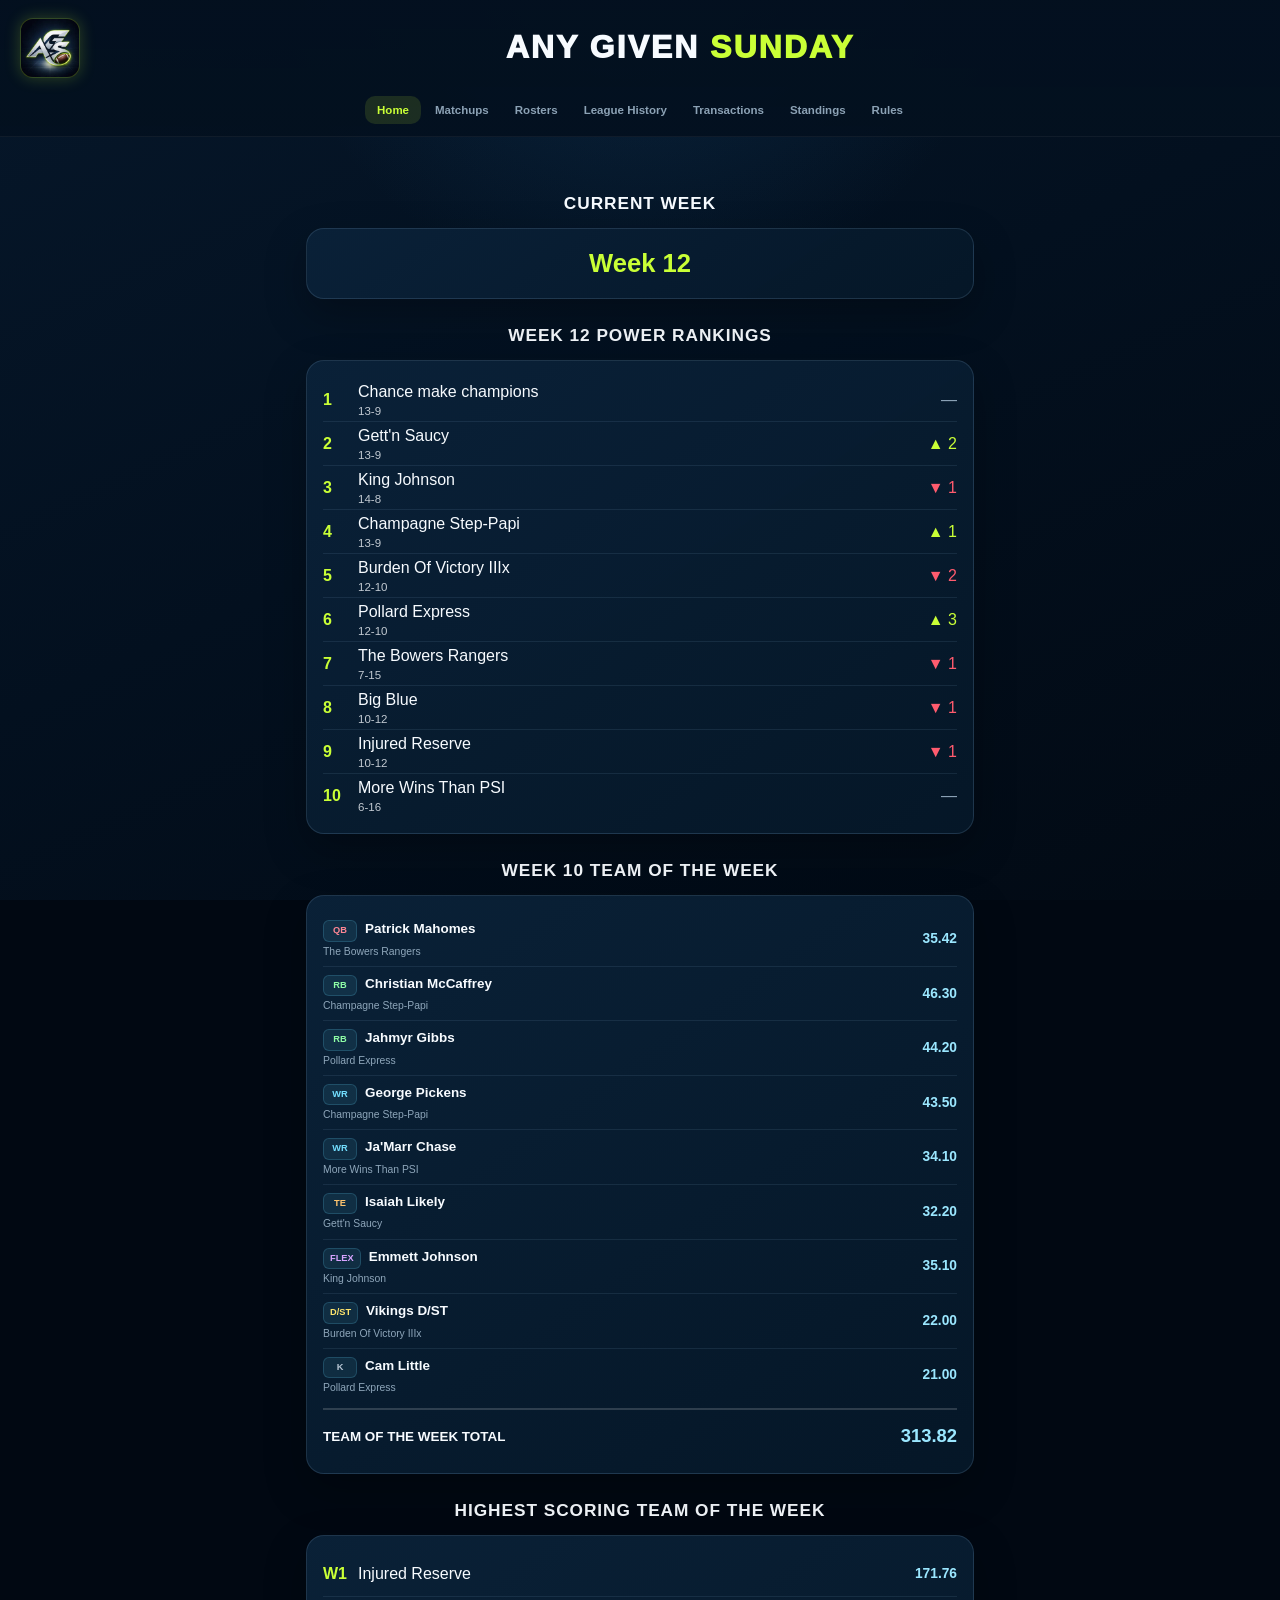
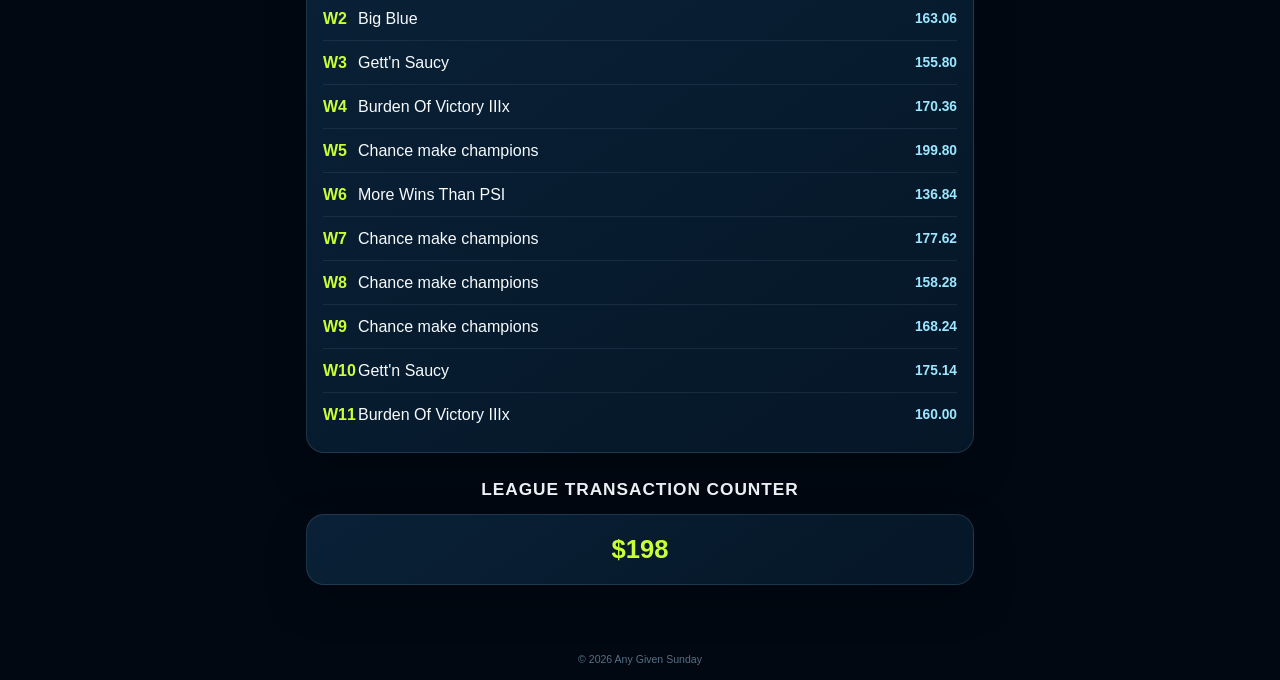
<file: index.html>
<!DOCTYPE html>

<html lang="en">
<head>
<meta charset="utf-8"/>
<meta content="width=device-width, initial-scale=1, viewport-fit=cover" name="viewport"/>
<title>Home | Any Given Sunday</title>
<link href="styles.css?v=20260911-3" rel="stylesheet"/>
<link href="favicon.png" rel="icon" type="image/png"/>
<link href="apple-touch-icon.png" rel="apple-touch-icon"/>
<link href="manifest.json" rel="manifest"/>
<meta content="yes" name="apple-mobile-web-app-capable"/>
<meta content="Any Given Sunday" name="apple-mobile-web-app-title"/>
<meta content="#03101f" name="theme-color"/>
</head>
<body data-page="home">
<header class="site-header"><div class="header-inner"><div class="site-title">Any Given <span>Sunday</span></div><button aria-label="Open menu" class="nav-toggle"><span class="bar"></span><span class="bar"></span><span class="bar"></span></button></div><nav class="main-nav"><a data-page="home" href="index.html">Home</a><a data-page="matchups" href="matchups.html">Matchups</a><a data-page="rosters" href="rosters.html">Rosters</a><a data-page="history" href="history.html">League History</a><a data-page="transactions" href="transactions.html">Transactions</a><a data-page="standings" href="standings.html">Standings</a><a data-page="rules" href="rules.html">Rules</a></nav></header>
<main class="page-content">
<h2 class="section-title">Current Week</h2><a href="matchups.html?week=11" id="current-week-link" style="display:block;text-decoration:none;color:inherit;"><div class="card" style="text-align:center;cursor:pointer;"><div class="stat-number" id="current-week" style="font-size:1.6rem;">Week 12</div></div></a>
<h2 class="section-title" id="power-rankings-heading">Week 12 Power Rankings</h2>
<div class="card" id="power-rankings">
<div class="card-row standing-row" data-team-id="14"><span class="standing-rank">1</span><span class="standing-info"><span class="power-team-name">Chance make champions</span><small class="power-team-record" style="display:block;font-size:.72rem;opacity:.78;line-height:1.4;">13-9</small></span><span class="arrow-none">—</span></div><div class="card-row standing-row" data-team-id="7"><span class="standing-rank">2</span><span class="standing-info"><span class="power-team-name">Gett'n Saucy</span><small class="power-team-record" style="display:block;font-size:.72rem;opacity:.78;line-height:1.4;">13-9</small></span><span class="arrow-up">▲ 2</span></div><div class="card-row standing-row" data-team-id="8"><span class="standing-rank">3</span><span class="standing-info"><span class="power-team-name">King Johnson</span><small class="power-team-record" style="display:block;font-size:.72rem;opacity:.78;line-height:1.4;">14-8</small></span><span class="arrow-down">▼ 1</span></div><div class="card-row standing-row" data-team-id="4"><span class="standing-rank">4</span><span class="standing-info"><span class="power-team-name">Champagne Step-Papi</span><small class="power-team-record" style="display:block;font-size:.72rem;opacity:.78;line-height:1.4;">13-9</small></span><span class="arrow-up">▲ 1</span></div><div class="card-row standing-row" data-team-id="3"><span class="standing-rank">5</span><span class="standing-info"><span class="power-team-name">Burden Of Victory IIIx</span><small class="power-team-record" style="display:block;font-size:.72rem;opacity:.78;line-height:1.4;">12-10</small></span><span class="arrow-down">▼ 2</span></div><div class="card-row standing-row" data-team-id="13"><span class="standing-rank">6</span><span class="standing-info"><span class="power-team-name">Pollard Express</span><small class="power-team-record" style="display:block;font-size:.72rem;opacity:.78;line-height:1.4;">12-10</small></span><span class="arrow-up">▲ 3</span></div><div class="card-row standing-row" data-team-id="5"><span class="standing-rank">7</span><span class="standing-info"><span class="power-team-name">The Bowers Rangers</span><small class="power-team-record" style="display:block;font-size:.72rem;opacity:.78;line-height:1.4;">7-15</small></span><span class="arrow-down">▼ 1</span></div><div class="card-row standing-row" data-team-id="1"><span class="standing-rank">8</span><span class="standing-info"><span class="power-team-name">Big Blue</span><small class="power-team-record" style="display:block;font-size:.72rem;opacity:.78;line-height:1.4;">10-12</small></span><span class="arrow-down">▼ 1</span></div><div class="card-row standing-row" data-team-id="12"><span class="standing-rank">9</span><span class="standing-info"><span class="power-team-name">Injured Reserve</span><small class="power-team-record" style="display:block;font-size:.72rem;opacity:.78;line-height:1.4;">10-12</small></span><span class="arrow-down">▼ 1</span></div><div class="card-row standing-row" data-team-id="11"><span class="standing-rank">10</span><span class="standing-info"><span class="power-team-name">More Wins Than PSI</span><small class="power-team-record" style="display:block;font-size:.72rem;opacity:.78;line-height:1.4;">6-16</small></span><span class="arrow-none">—</span></div></div>
<h2 class="section-title">Week 10 Team of the Week</h2>
<div class="card" id="team-of-the-week">
<div class="player-row"><div class="player-info"><span class="team-name"><span class="player-position pos-qb">QB</span>Patrick Mahomes</span><span class="player-meta">The Bowers Rangers</span></div><span class="player-points">35.42</span></div>
<div class="player-row"><div class="player-info"><span class="team-name"><span class="player-position pos-rb">RB</span>Christian McCaffrey</span><span class="player-meta">Champagne Step-Papi</span></div><span class="player-points">46.30</span></div>
<div class="player-row"><div class="player-info"><span class="team-name"><span class="player-position pos-rb">RB</span>Jahmyr Gibbs</span><span class="player-meta">Pollard Express</span></div><span class="player-points">44.20</span></div>
<div class="player-row"><div class="player-info"><span class="team-name"><span class="player-position pos-wr">WR</span>George Pickens</span><span class="player-meta">Champagne Step-Papi</span></div><span class="player-points">43.50</span></div>
<div class="player-row"><div class="player-info"><span class="team-name"><span class="player-position pos-wr">WR</span>Ja'Marr Chase</span><span class="player-meta">More Wins Than PSI</span></div><span class="player-points">34.10</span></div>
<div class="player-row"><div class="player-info"><span class="team-name"><span class="player-position pos-te">TE</span>Isaiah Likely</span><span class="player-meta">Gett'n Saucy</span></div><span class="player-points">32.20</span></div>
<div class="player-row"><div class="player-info"><span class="team-name"><span class="player-position pos-flex">FLEX</span>Emmett Johnson</span><span class="player-meta">King Johnson</span></div><span class="player-points">35.10</span></div>
<div class="player-row"><div class="player-info"><span class="team-name"><span class="player-position pos-dst">D/ST</span>Vikings D/ST</span><span class="player-meta">Burden Of Victory IIIx</span></div><span class="player-points">22.00</span></div>
<div class="player-row"><div class="player-info"><span class="team-name"><span class="player-position pos-k">K</span>Cam Little</span><span class="player-meta">Pollard Express</span></div><span class="player-points">21.00</span></div>
<div class="player-row" style="border-top:2px solid rgba(255,255,255,.16);margin-top:.35rem;padding-top:.85rem;"><div class="player-info"><span class="team-name" style="font-weight:900;">TEAM OF THE WEEK TOTAL</span></div><span class="player-points" style="font-size:1.15rem;font-weight:900;">313.82</span></div>
</div>
<h2 class="section-title">Highest Scoring Team of the Week</h2>
<div class="card" id="highest-scoring-team-tracker"><div class="card-row standing-row"><span class="standing-rank">W1</span><span class="standing-info">Injured Reserve</span><span class="player-points">171.76</span></div><div class="card-row standing-row"><span class="standing-rank">W2</span><span class="standing-info">Big Blue</span><span class="player-points">163.06</span></div><div class="card-row standing-row"><span class="standing-rank">W3</span><span class="standing-info">Gett'n Saucy</span><span class="player-points">155.80</span></div><div class="card-row standing-row"><span class="standing-rank">W4</span><span class="standing-info">Burden Of Victory IIIx</span><span class="player-points">170.36</span></div><div class="card-row standing-row"><span class="standing-rank">W5</span><span class="standing-info">Chance make champions</span><span class="player-points">199.80</span></div></div>
<script>
(async function(){
  try{
    var r=await fetch('data/highest-scoring-teams.json?ts='+Date.now(),{cache:'no-store'});
    if(!r.ok)return;
    var d=await r.json(), card=document.getElementById('highest-scoring-team-tracker');
    if(!card||!Array.isArray(d.weeks))return;
    card.innerHTML='';
    d.weeks.forEach(function(x){
      var row=document.createElement('div'); row.className='card-row standing-row';
      row.innerHTML='<span class="standing-rank">W'+Number(x.week)+'</span><span class="standing-info"></span><span class="player-points">'+Number(x.score).toFixed(2)+'</span>';
      row.querySelector('.standing-info').textContent=x.teamName;
      card.appendChild(row);
    });
  }catch(e){}
})();
</script>
<h2 class="section-title">League Transaction Counter</h2><div class="card" id="league-transaction-card" style="text-align:center;"><div class="stat-number" id="league-transaction-total" style="font-size:1.6rem;">$198</div></div>
</main><footer class="site-footer">© 2026 Any Given Sunday</footer><script src="app.js?v=20260914-2"></script><script>(async function(){try{var r=await fetch('data/live.json?ts='+Date.now(),{cache:'no-store'});if(!r.ok)return;var d=await r.json();var w=Number(d.week||d.scoringPeriod||0);if(!w)return;var label=document.getElementById('current-week');var link=document.getElementById('current-week-link');if(label)label.textContent='Week '+w;if(link)link.href='matchups.html?week='+w;}catch(e){}})();</script></body></html>
</file>
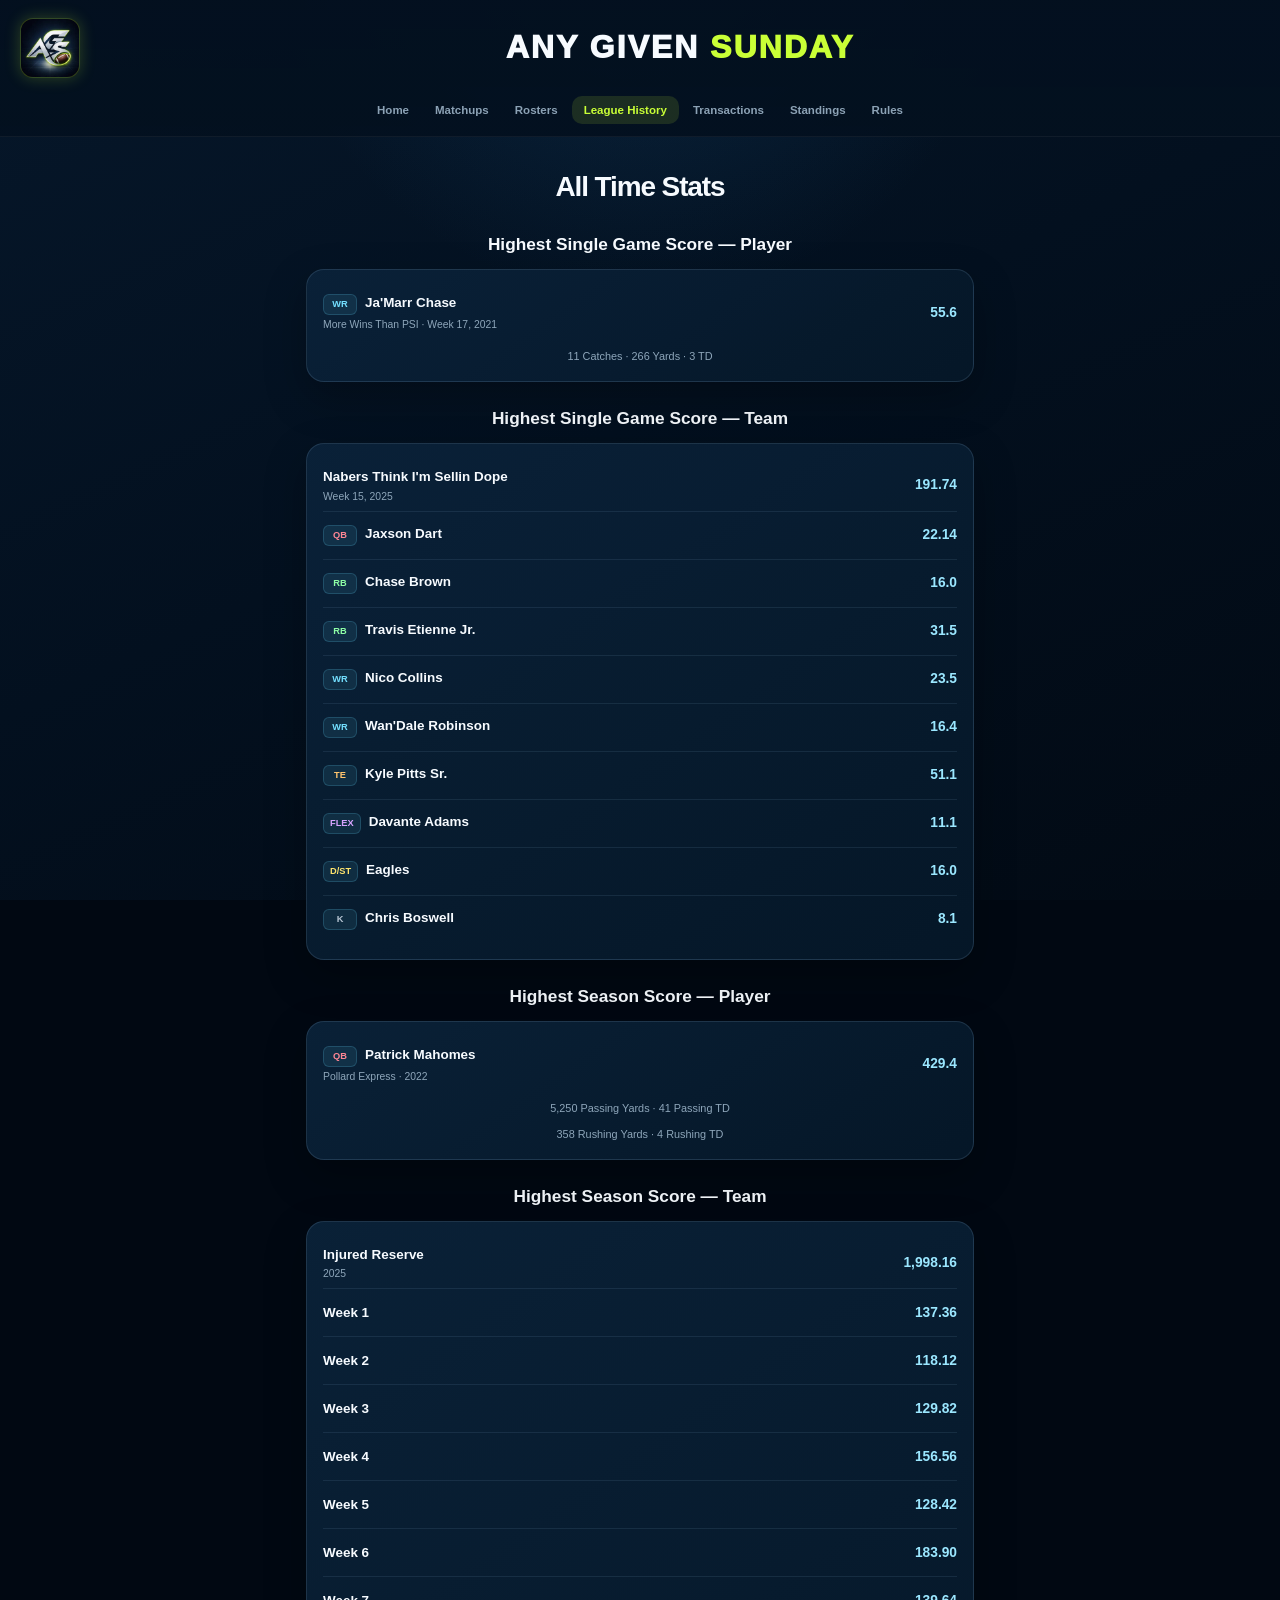
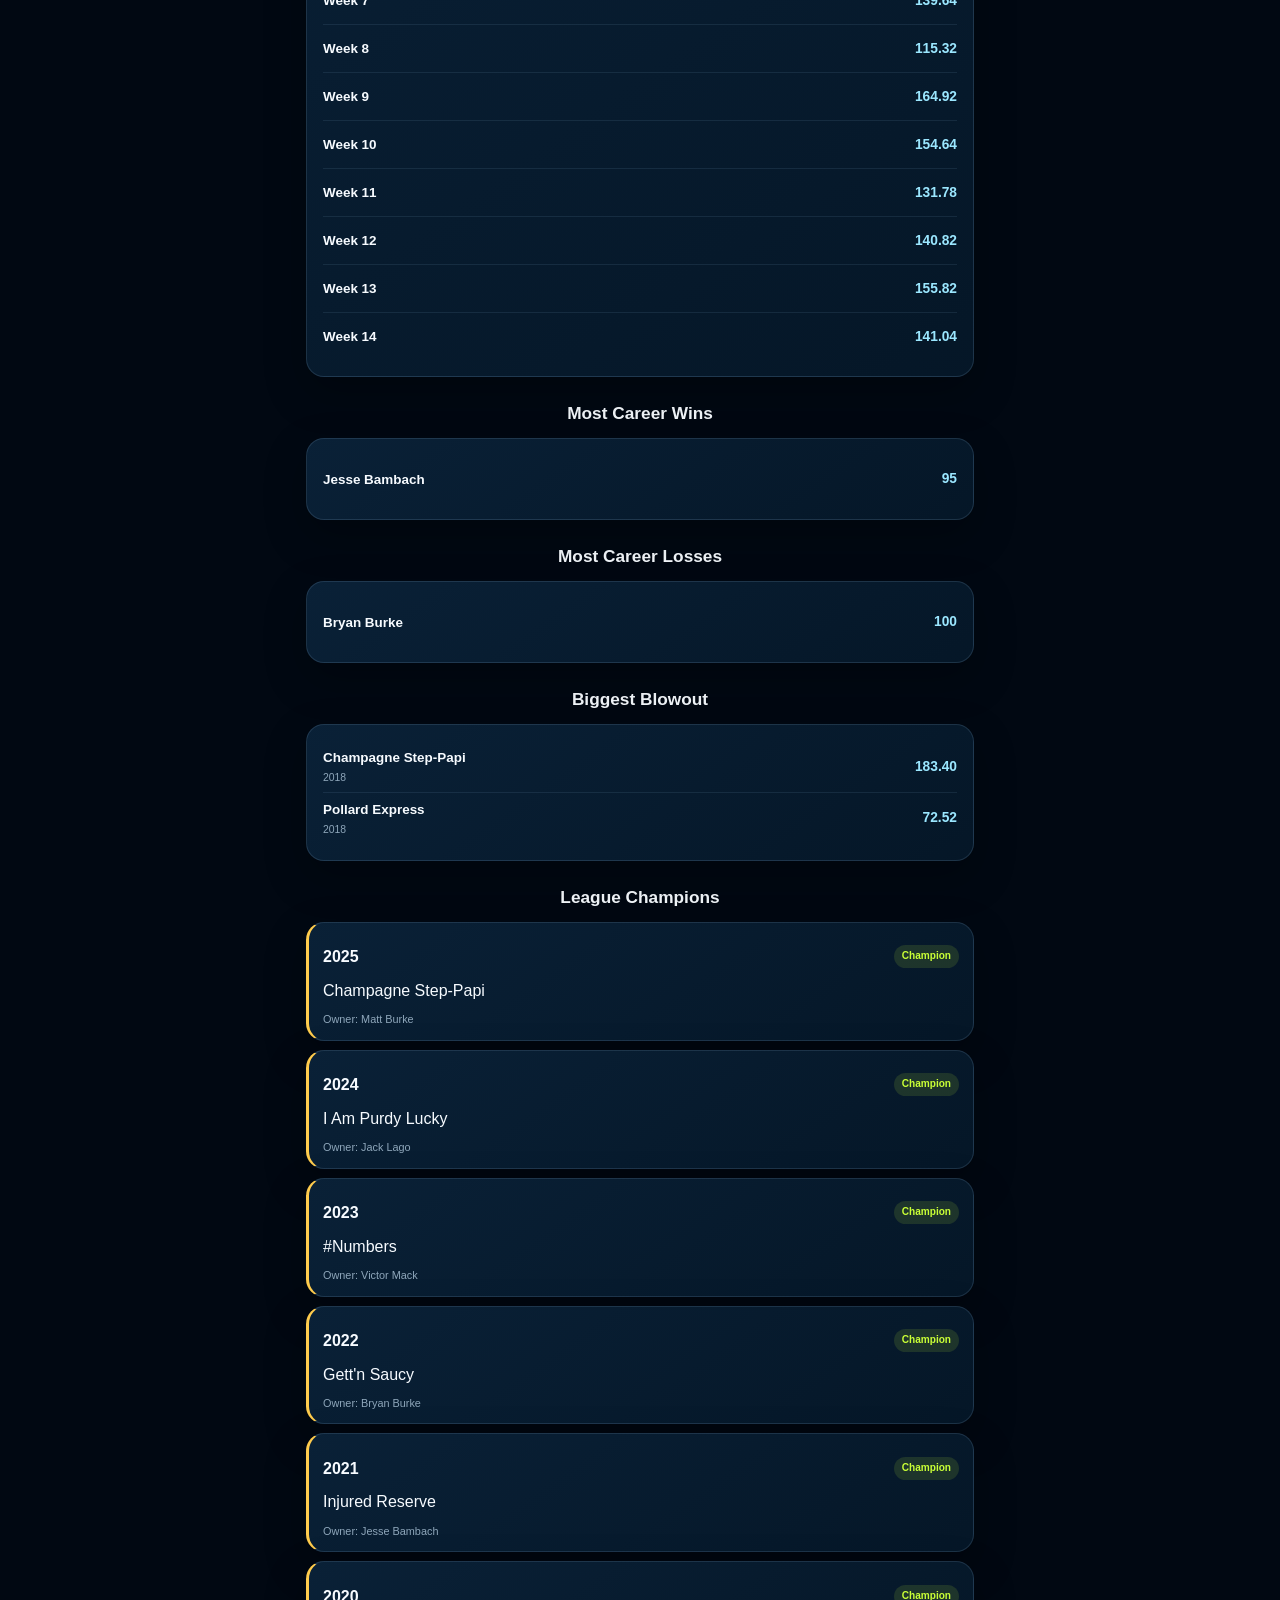
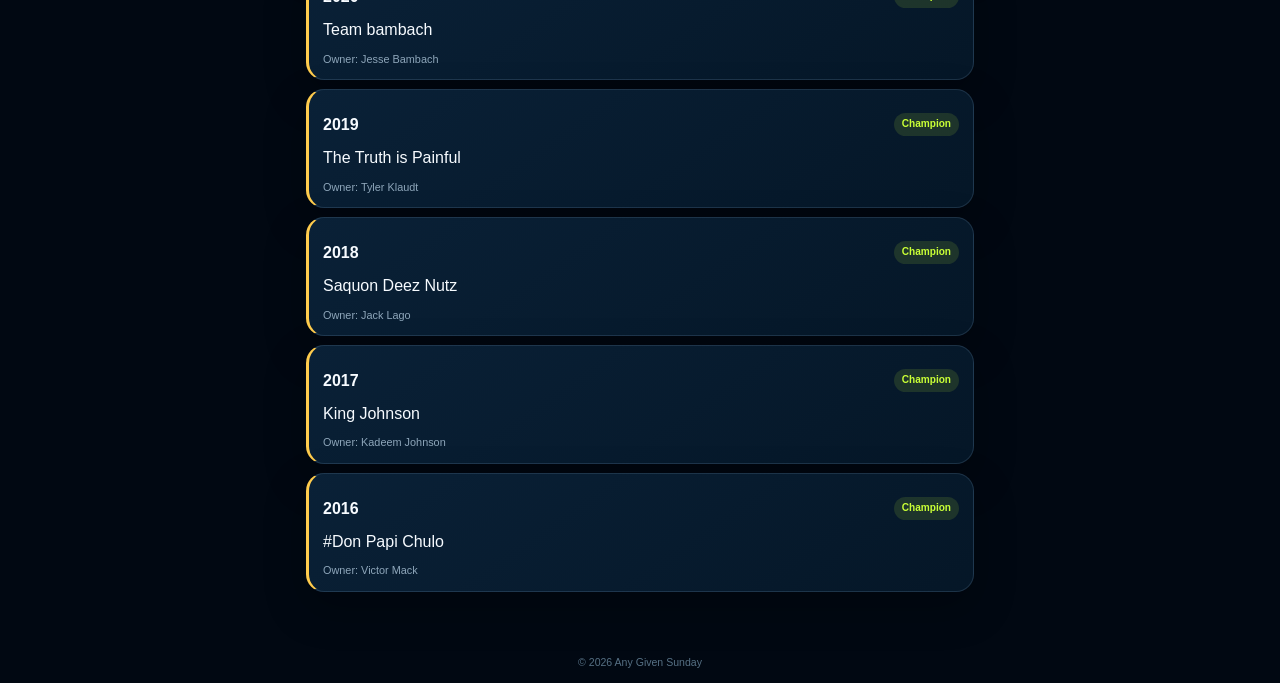
<file: history.html>
<!DOCTYPE html>
<html lang="en">
<head>
  <meta charset="UTF-8" />
  <meta name="viewport" content="width=device-width, initial-scale=1.0" />
  <title>League History | Any Given Sunday</title>
  <link rel="stylesheet" href="styles.css?v=20260911-3" />
  <link rel="icon" href="favicon.png" type="image/png" />
  <link rel="apple-touch-icon" href="apple-touch-icon.png" />
  <link rel="manifest" href="manifest.json" />
  <meta name="apple-mobile-web-app-capable" content="yes" />
  <meta name="apple-mobile-web-app-title" content="Any Given Sunday" />
  <meta name="theme-color" content="#0f172a" />
</head>
<body data-page="history">
  <header class="site-header">
    <div class="header-inner">
      <div class="site-title">Any Given <span>Sunday</span></div>
      <button class="nav-toggle" aria-label="Open menu"><span class="bar"></span><span class="bar"></span><span class="bar"></span></button>
    </div>
    <nav class="main-nav">
      <a href="index.html" data-page="home">Home</a><a href="matchups.html" data-page="matchups">Matchups</a><a href="rosters.html" data-page="rosters">Rosters</a><a href="history.html" data-page="history">League History</a><a href="transactions.html" data-page="transactions">Transactions</a><a href="standings.html" data-page="standings">Standings</a><a href="rules.html" data-page="rules">Rules</a>
    </nav>
  </header>
  <main class="page-content">
    <h1 class="page-title">All Time Stats</h1>
    <h2 class="section-title">Highest Single Game Score &mdash; Player</h2>
    <div class="card"><div class="player-row"><div class="player-info"><span class="player-name"><span class="player-position pos-wr">WR</span>Ja'Marr Chase</span><span class="player-meta">More Wins Than PSI &middot; Week 17, 2021</span></div><span class="player-points">55.6</span></div><p class="transaction-date" style="text-align:center;margin-top:10px;">11 Catches &middot; 266 Yards &middot; 3 TD</p></div>
    <h2 class="section-title">Highest Single Game Score &mdash; Team</h2>
    <div class="card">
      <div class="player-row"><div class="player-info"><span class="player-name">Nabers Think I'm Sellin Dope</span><span class="player-meta">Week 15, 2025</span></div><span class="player-points">191.74</span></div>
      <div class="player-row"><div class="player-info"><span class="team-name"><span class="player-position pos-qb">QB</span>Jaxson Dart</span></div><span class="player-points">22.14</span></div>
      <div class="player-row"><div class="player-info"><span class="team-name"><span class="player-position pos-rb">RB</span>Chase Brown</span></div><span class="player-points">16.0</span></div>
      <div class="player-row"><div class="player-info"><span class="team-name"><span class="player-position pos-rb">RB</span>Travis Etienne Jr.</span></div><span class="player-points">31.5</span></div>
      <div class="player-row"><div class="player-info"><span class="team-name"><span class="player-position pos-wr">WR</span>Nico Collins</span></div><span class="player-points">23.5</span></div>
      <div class="player-row"><div class="player-info"><span class="team-name"><span class="player-position pos-wr">WR</span>Wan'Dale Robinson</span></div><span class="player-points">16.4</span></div>
      <div class="player-row"><div class="player-info"><span class="team-name"><span class="player-position pos-te">TE</span>Kyle Pitts Sr.</span></div><span class="player-points">51.1</span></div>
      <div class="player-row"><div class="player-info"><span class="team-name"><span class="player-position pos-flex">FLEX</span>Davante Adams</span></div><span class="player-points">11.1</span></div>
      <div class="player-row"><div class="player-info"><span class="team-name"><span class="player-position pos-dst">D/ST</span>Eagles</span></div><span class="player-points">16.0</span></div>
      <div class="player-row"><div class="player-info"><span class="team-name"><span class="player-position pos-k">K</span>Chris Boswell</span></div><span class="player-points">8.1</span></div>
    </div>
    <h2 class="section-title">Highest Season Score &mdash; Player</h2>
    <div class="card"><div class="player-row"><div class="player-info"><span class="player-name"><span class="player-position pos-qb">QB</span>Patrick Mahomes</span><span class="player-meta">Pollard Express &middot; 2022</span></div><span class="player-points">429.4</span></div><p class="transaction-date" style="text-align:center;margin-top:10px;">5,250 Passing Yards &middot; 41 Passing TD</p><p class="transaction-date" style="text-align:center;">358 Rushing Yards &middot; 4 Rushing TD</p></div>
    <h2 class="section-title">Highest Season Score &mdash; Team</h2>
    <div class="card">
      <div class="player-row"><div class="player-info"><span class="player-name">Injured Reserve</span><span class="player-meta">2025</span></div><span class="player-points">1,998.16</span></div>
      <div class="player-row"><div class="player-info"><span class="player-name">Week 1</span></div><span class="player-points">137.36</span></div><div class="player-row"><div class="player-info"><span class="player-name">Week 2</span></div><span class="player-points">118.12</span></div><div class="player-row"><div class="player-info"><span class="player-name">Week 3</span></div><span class="player-points">129.82</span></div><div class="player-row"><div class="player-info"><span class="player-name">Week 4</span></div><span class="player-points">156.56</span></div><div class="player-row"><div class="player-info"><span class="player-name">Week 5</span></div><span class="player-points">128.42</span></div><div class="player-row"><div class="player-info"><span class="player-name">Week 6</span></div><span class="player-points">183.90</span></div><div class="player-row"><div class="player-info"><span class="player-name">Week 7</span></div><span class="player-points">139.64</span></div><div class="player-row"><div class="player-info"><span class="player-name">Week 8</span></div><span class="player-points">115.32</span></div><div class="player-row"><div class="player-info"><span class="player-name">Week 9</span></div><span class="player-points">164.92</span></div><div class="player-row"><div class="player-info"><span class="player-name">Week 10</span></div><span class="player-points">154.64</span></div><div class="player-row"><div class="player-info"><span class="player-name">Week 11</span></div><span class="player-points">131.78</span></div><div class="player-row"><div class="player-info"><span class="player-name">Week 12</span></div><span class="player-points">140.82</span></div><div class="player-row"><div class="player-info"><span class="player-name">Week 13</span></div><span class="player-points">155.82</span></div><div class="player-row"><div class="player-info"><span class="player-name">Week 14</span></div><span class="player-points">141.04</span></div>
    </div>
    <h2 class="section-title">Most Career Wins</h2><div class="card"><div class="player-row"><div class="player-info"><span class="player-name">Jesse Bambach</span></div><span class="player-points">95</span></div></div>
    <h2 class="section-title">Most Career Losses</h2><div class="card"><div class="player-row"><div class="player-info"><span class="player-name">Bryan Burke</span></div><span class="player-points">100</span></div></div>
    <h2 class="section-title">Biggest Blowout</h2><div class="card"><div class="player-row"><div class="player-info"><span class="player-name">Champagne Step-Papi</span><span class="player-meta">2018</span></div><span class="player-points">183.40</span></div><div class="player-row"><div class="player-info"><span class="player-name">Pollard Express</span><span class="player-meta">2018</span></div><span class="player-points">72.52</span></div></div>
    <h2 class="section-title">League Champions</h2>
    <div class="card champion-card"><div class="card-row"><strong>2025</strong><span class="badge">Champion</span></div><p>Champagne Step-Papi</p><p class="transaction-date">Owner: Matt Burke</p></div>
    <div class="card champion-card"><div class="card-row"><strong>2024</strong><span class="badge">Champion</span></div><p>I Am Purdy Lucky</p><p class="transaction-date">Owner: Jack Lago</p></div>
    <div class="card champion-card"><div class="card-row"><strong>2023</strong><span class="badge">Champion</span></div><p>#Numbers</p><p class="transaction-date">Owner: Victor Mack</p></div>
    <div class="card champion-card"><div class="card-row"><strong>2022</strong><span class="badge">Champion</span></div><p>Gett'n Saucy</p><p class="transaction-date">Owner: Bryan Burke</p></div>
    <div class="card champion-card"><div class="card-row"><strong>2021</strong><span class="badge">Champion</span></div><p>Injured Reserve</p><p class="transaction-date">Owner: Jesse Bambach</p></div>
    <div class="card champion-card"><div class="card-row"><strong>2020</strong><span class="badge">Champion</span></div><p>Team bambach</p><p class="transaction-date">Owner: Jesse Bambach</p></div>
    <div class="card champion-card"><div class="card-row"><strong>2019</strong><span class="badge">Champion</span></div><p>The Truth is Painful</p><p class="transaction-date">Owner: Tyler Klaudt</p></div>
    <div class="card champion-card"><div class="card-row"><strong>2018</strong><span class="badge">Champion</span></div><p>Saquon Deez Nutz</p><p class="transaction-date">Owner: Jack Lago</p></div>
    <div class="card champion-card"><div class="card-row"><strong>2017</strong><span class="badge">Champion</span></div><p>King Johnson</p><p class="transaction-date">Owner: Kadeem Johnson</p></div>
    <div class="card champion-card"><div class="card-row"><strong>2016</strong><span class="badge">Champion</span></div><p>#Don Papi Chulo</p><p class="transaction-date">Owner: Victor Mack</p></div>
  </main>
  <footer class="site-footer">&copy; 2026 Any Given Sunday</footer>
  <script src="app.js"></script>
</body>
</html>
</file>
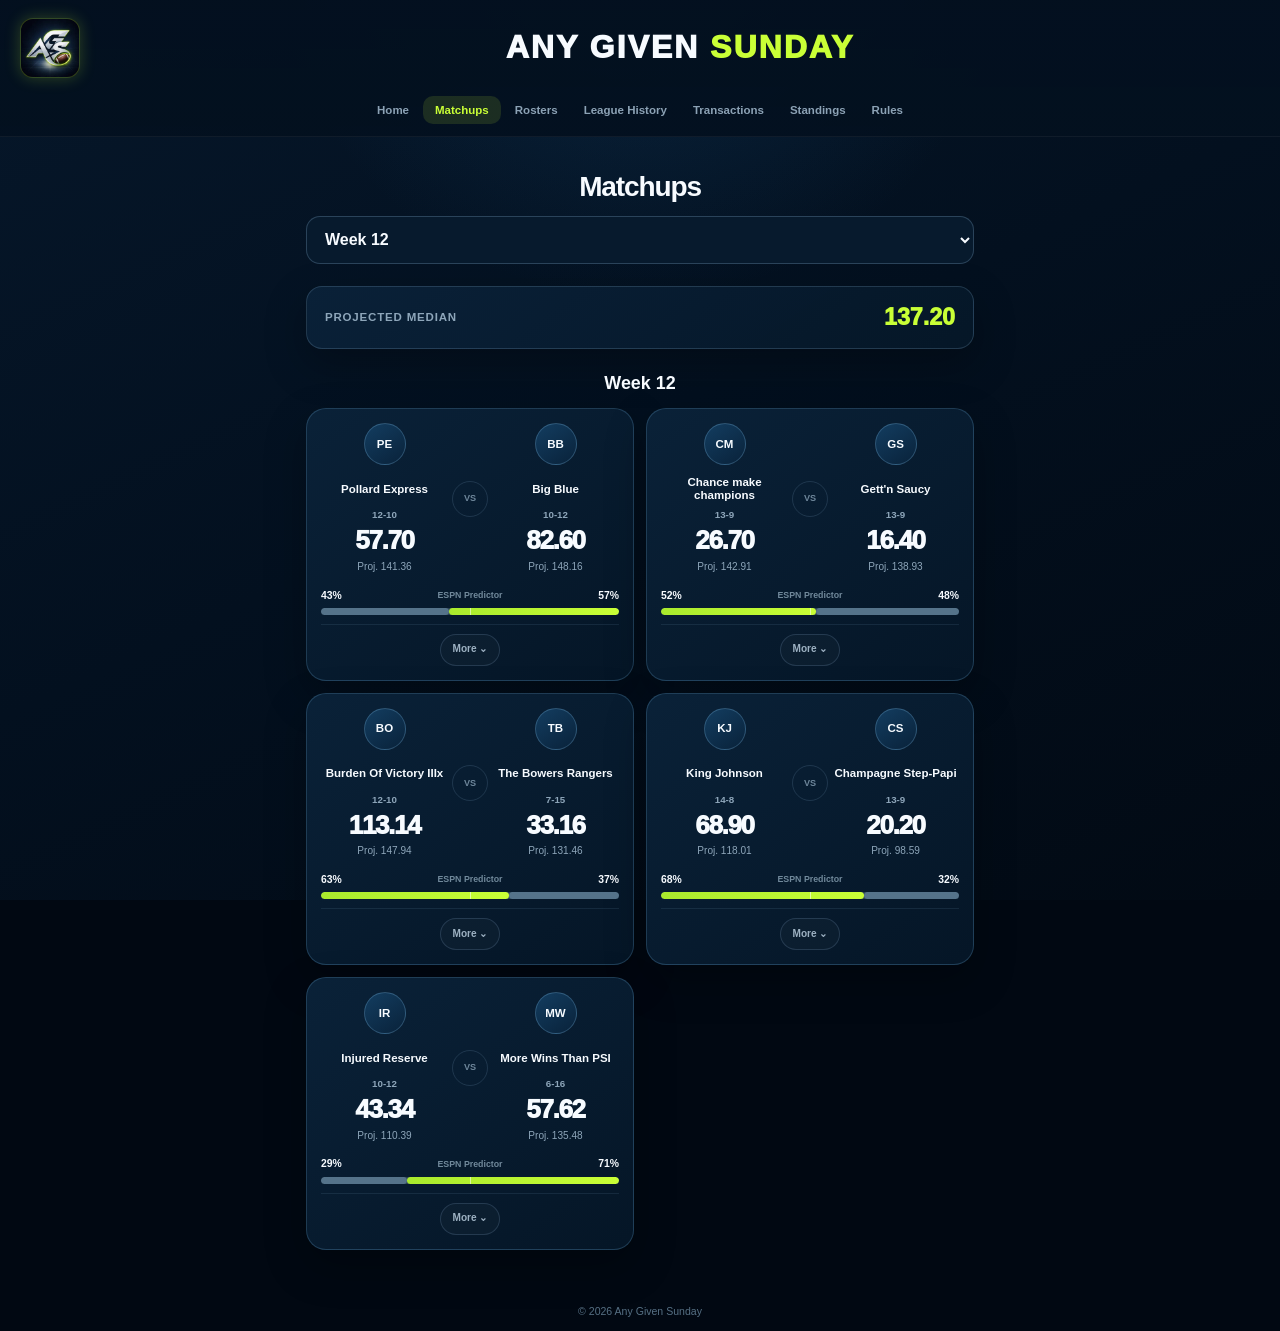
<file: matchups.html>
<!DOCTYPE html>
<html lang="en"><head><meta charset="utf-8"/><meta content="width=device-width, initial-scale=1, viewport-fit=cover" name="viewport"/><title>Matchups | Any Given Sunday</title><link href="styles.css?v=20260911-3" rel="stylesheet"/><link href="favicon.png" rel="icon" type="image/png"/><link href="apple-touch-icon.png" rel="apple-touch-icon"/><link href="manifest.json" rel="manifest"/><meta content="#03101f" name="theme-color"/><style>.league-median-card{margin:4px 0 22px;padding:14px 18px;border:1px solid rgba(133,171,203,.22);border-radius:16px;background:linear-gradient(145deg,rgba(10,34,57,.96),rgba(5,23,40,.98));box-shadow:var(--shadow);display:flex;align-items:center;justify-content:space-between;gap:14px}.league-median-label{color:#8ea6ba;font-size:.72rem;font-weight:850;text-transform:uppercase;letter-spacing:.07em}.league-median-score{color:var(--lime);font-size:1.45rem;font-weight:950}</style></head><body data-page="matchups-live"><header class="site-header"><div class="header-inner"><div class="site-title">Any Given <span>Sunday</span></div><button aria-label="Open menu" class="nav-toggle"><span class="bar"></span><span class="bar"></span><span class="bar"></span></button></div><nav class="main-nav"><a data-page="home" href="index.html">Home</a><a class="active" data-page="matchups" href="matchups.html">Matchups</a><a data-page="rosters" href="rosters.html">Rosters</a><a data-page="history" href="history.html">League History</a><a data-page="transactions" href="transactions.html">Transactions</a><a data-page="standings" href="standings.html">Standings</a><a data-page="rules" href="rules.html">Rules</a></nav></header><main class="page-content matchups-app"><h1 class="page-title">Matchups</h1><select class="team-select" id="week-select" aria-label="Select week"><option value="1">Week 1</option><option value="2">Week 2</option><option value="3">Week 3</option><option value="4">Week 4</option><option value="5">Week 5</option><option value="6">Week 6</option><option value="7">Week 7</option><option value="8">Week 8</option><option value="9">Week 9</option><option value="10">Week 10</option><option value="11">Week 11</option><option value="12">Week 12</option><option value="13">Week 13</option><option value="14">Week 14</option></select><div class="league-median-card"><span class="league-median-label">Projected Median</span><span class="league-median-score" id="league-median-score">—</span></div><div class="section-heading-row"><h2 id="matchups-week-title">Current Week</h2></div><section id="live-matchups" class="matchup-stack"><div class="app-loading">Loading matchups…</div></section></main><footer class="site-footer">© 2026 Any Given Sunday</footer><script src="app.js?v=20260914-2"></script><script src="matchups-live.js?v=20260917-1"></script><script src="matchups-median.js?v=20260915-2"></script></body></html>
</file>
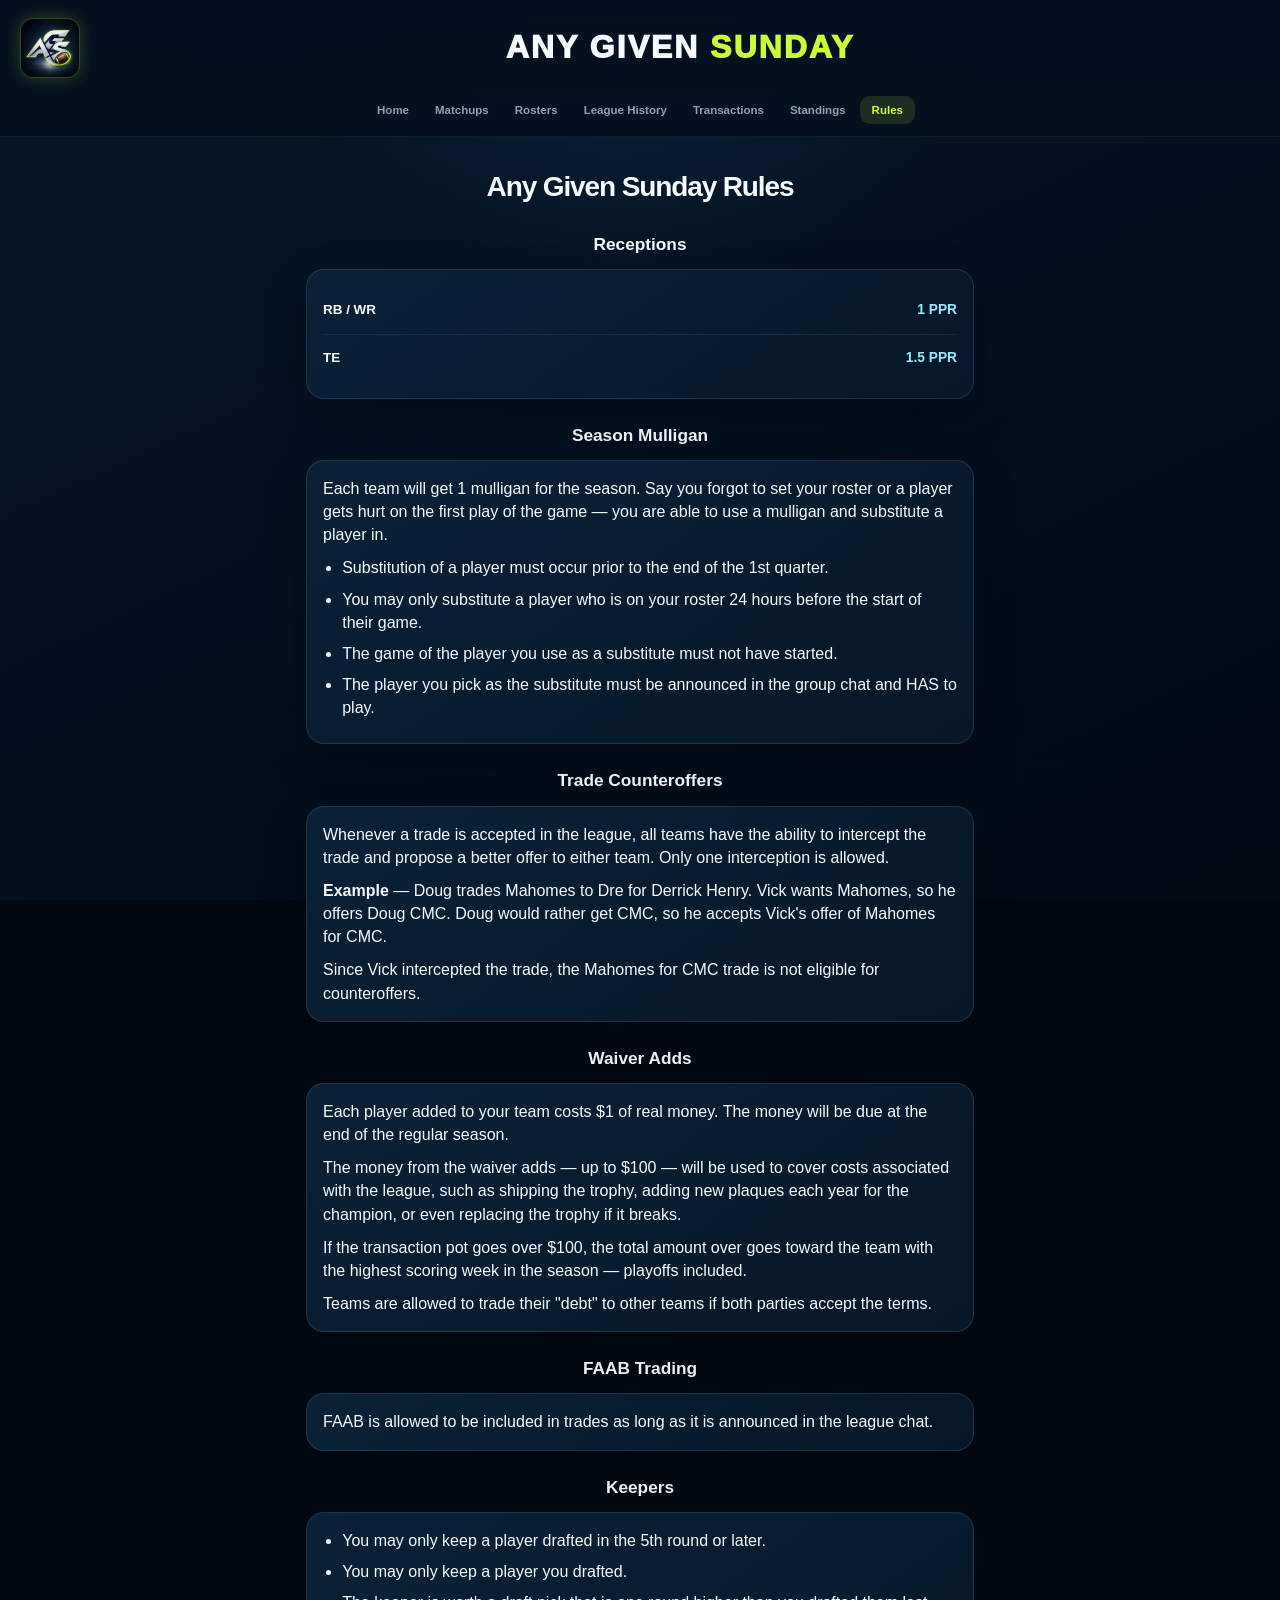
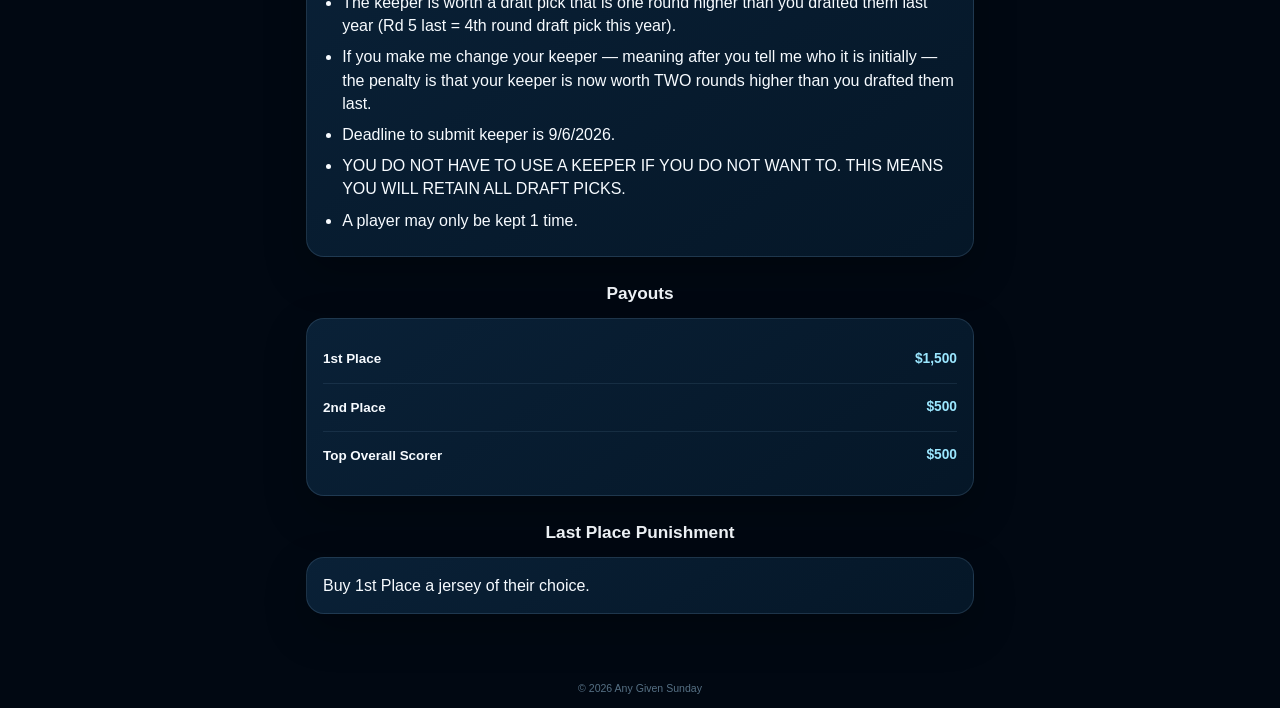
<file: rules.html>
<!DOCTYPE html>
<html lang="en">
<head>
  <meta charset="UTF-8" />
  <meta name="viewport" content="width=device-width, initial-scale=1.0" />
  <title>Rules | Any Given Sunday</title>
  <link rel="stylesheet" href="styles.css?v=20260911-3" />
  <link rel="icon" href="favicon.png" type="image/png" />
  <link rel="apple-touch-icon" href="apple-touch-icon.png" />
  <link rel="manifest" href="manifest.json" />
  <meta name="apple-mobile-web-app-capable" content="yes" />
  <meta name="apple-mobile-web-app-title" content="Any Given Sunday" />
  <meta name="theme-color" content="#0f172a" />
</head>
<body data-page="rules">
  <header class="site-header">
    <div class="header-inner">
      <div class="site-title">Any Given <span>Sunday</span></div>
      <button class="nav-toggle" aria-label="Open menu"><span class="bar"></span><span class="bar"></span><span class="bar"></span></button>
    </div>
    <nav class="main-nav">
      <a href="index.html" data-page="home">Home</a><a href="matchups.html" data-page="matchups">Matchups</a><a href="rosters.html" data-page="rosters">Rosters</a><a href="history.html" data-page="history">League History</a><a href="transactions.html" data-page="transactions">Transactions</a><a href="standings.html" data-page="standings">Standings</a><a href="rules.html" data-page="rules">Rules</a>
    </nav>
  </header>
  <main class="page-content">
    <h1 class="page-title">Any Given Sunday Rules</h1>
    <h2 class="section-title">Receptions</h2>
    <div class="card"><div class="player-row"><div class="player-info"><span class="player-name">RB / WR</span></div><span class="player-points">1 PPR</span></div><div class="player-row"><div class="player-info"><span class="player-name">TE</span></div><span class="player-points">1.5 PPR</span></div></div>
    <h2 class="section-title">Season Mulligan</h2>
    <div class="card"><p>Each team will get 1 mulligan for the season. Say you forgot to set your roster or a player gets hurt on the first play of the game &mdash; you are able to use a mulligan and substitute a player in.</p><ul><li>Substitution of a player must occur prior to the end of the 1st quarter.</li><li>You may only substitute a player who is on your roster 24 hours before the start of their game.</li><li>The game of the player you use as a substitute must not have started.</li><li>The player you pick as the substitute must be announced in the group chat and HAS to play.</li></ul></div>
    <h2 class="section-title">Trade Counteroffers</h2>
    <div class="card"><p>Whenever a trade is accepted in the league, all teams have the ability to intercept the trade and propose a better offer to either team. Only one interception is allowed.</p><p><strong>Example</strong> &mdash; Doug trades Mahomes to Dre for Derrick Henry. Vick wants Mahomes, so he offers Doug CMC. Doug would rather get CMC, so he accepts Vick's offer of Mahomes for CMC.</p><p>Since Vick intercepted the trade, the Mahomes for CMC trade is not eligible for counteroffers.</p></div>
    <h2 class="section-title">Waiver Adds</h2>
    <div class="card"><p>Each player added to your team costs $1 of real money. The money will be due at the end of the regular season.</p><p>The money from the waiver adds &mdash; up to $100 &mdash; will be used to cover costs associated with the league, such as shipping the trophy, adding new plaques each year for the champion, or even replacing the trophy if it breaks.</p><p>If the transaction pot goes over $100, the total amount over goes toward the team with the highest scoring week in the season &mdash; playoffs included.</p><p>Teams are allowed to trade their "debt" to other teams if both parties accept the terms.</p></div>
    <h2 class="section-title">FAAB Trading</h2><div class="card"><p>FAAB is allowed to be included in trades as long as it is announced in the league chat.</p></div>
    <h2 class="section-title">Keepers</h2>
    <div class="card"><ul><li>You may only keep a player drafted in the 5th round or later.</li><li>You may only keep a player you drafted.</li><li>The keeper is worth a draft pick that is one round higher than you drafted them last year (Rd 5 last = 4th round draft pick this year).</li><li>If you make me change your keeper &mdash; meaning after you tell me who it is initially &mdash; the penalty is that your keeper is now worth TWO rounds higher than you drafted them last.</li><li>Deadline to submit keeper is 9/6/2026.</li><li>YOU DO NOT HAVE TO USE A KEEPER IF YOU DO NOT WANT TO. THIS MEANS YOU WILL RETAIN ALL DRAFT PICKS.</li><li>A player may only be kept 1 time.</li></ul></div>
    <h2 class="section-title">Payouts</h2>
    <div class="card"><div class="player-row"><div class="player-info"><span class="player-name">1st Place</span></div><span class="player-points">$1,500</span></div><div class="player-row"><div class="player-info"><span class="player-name">2nd Place</span></div><span class="player-points">$500</span></div><div class="player-row"><div class="player-info"><span class="player-name">Top Overall Scorer</span></div><span class="player-points">$500</span></div></div>
    <h2 class="section-title">Last Place Punishment</h2><div class="card"><p>Buy 1st Place a jersey of their choice.</p></div>
  </main>
  <footer class="site-footer">&copy; 2026 Any Given Sunday</footer>
  <script src="app.js"></script>
</body>
</html>
</file>
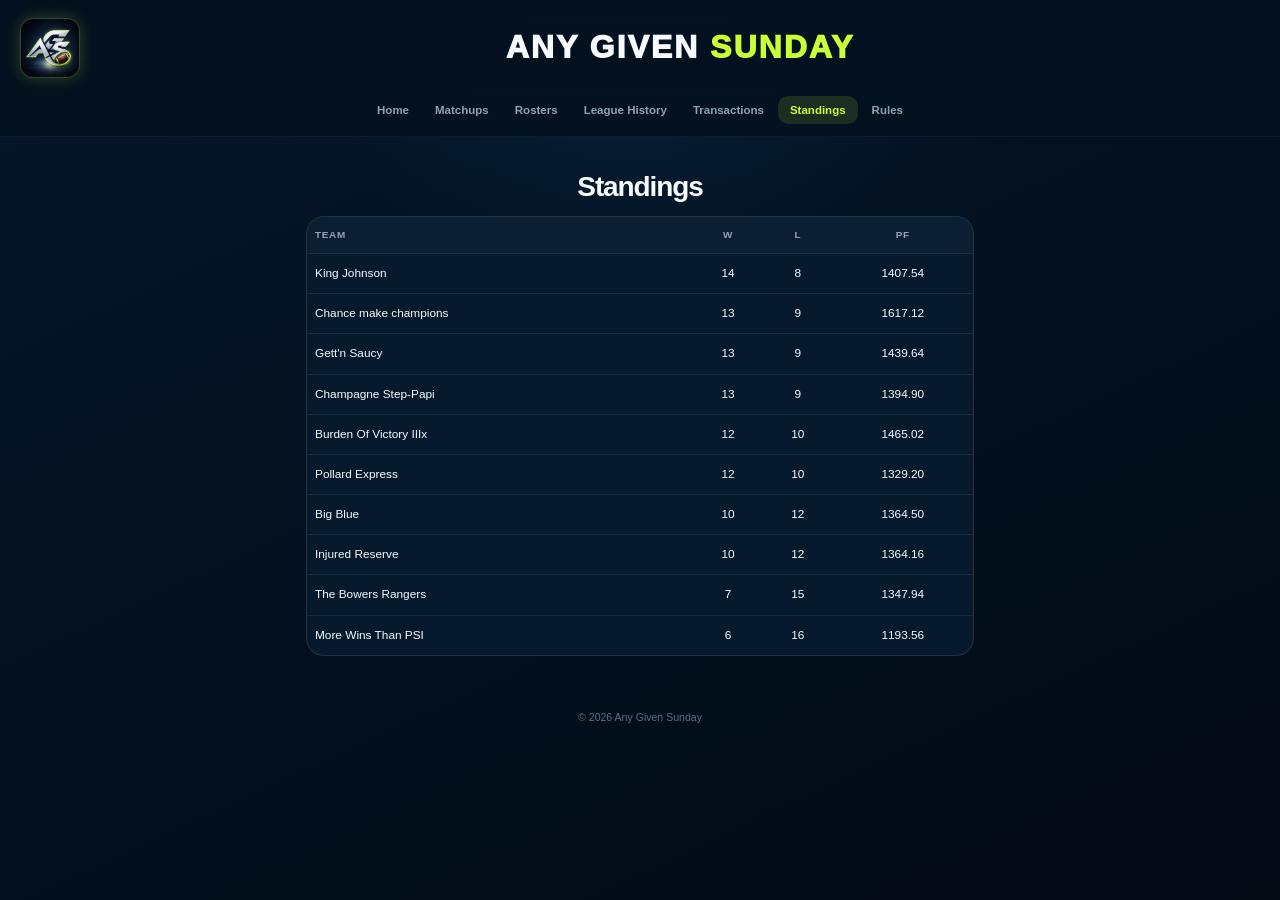
<file: standings.html>
<!DOCTYPE html>

<html lang="en">
<head>
<meta charset="utf-8"/>
<meta content="width=device-width, initial-scale=1.0" name="viewport"/>
<title>Standings | Any Given Sunday</title>
<link href="styles.css?v=20260911-3" rel="stylesheet"/>
<link href="favicon.png" rel="icon" type="image/png"/>
<link href="apple-touch-icon.png" rel="apple-touch-icon"/>
<link href="manifest.json" rel="manifest"/>
<meta content="yes" name="apple-mobile-web-app-capable"/>
<meta content="Any Given Sunday" name="apple-mobile-web-app-title"/>
<meta content="#0f172a" name="theme-color"/>
</head>
<body data-page="standings">
<header class="site-header">
<div class="header-inner">
<div class="site-title">Any Given <span>Sunday</span></div>
<button aria-label="Open menu" class="nav-toggle"><span class="bar"></span><span class="bar"></span><span class="bar"></span></button>
</div>
<nav class="main-nav">
<a data-page="home" href="index.html">Home</a>
<a data-page="matchups" href="matchups.html">Matchups</a>
<a data-page="rosters" href="rosters.html">Rosters</a>
<a data-page="history" href="history.html">League History</a>
<a data-page="transactions" href="transactions.html">Transactions</a>
<a data-page="standings" href="standings.html">Standings</a>
<a data-page="rules" href="rules.html">Rules</a>
</nav>
</header>
<main class="page-content">
<h1 class="page-title">Standings</h1>
<div class="table-scroll">
<table class="standings-table">
<thead><tr><th>Team</th><th class="num">W</th><th class="num">L</th><th class="num">PF</th></tr></thead>
<tbody id="standings-live-body"><tr><td>King Johnson</td><td class="num">14</td><td class="num">8</td><td class="num">1407.54</td></tr><tr><td>Chance make champions</td><td class="num">13</td><td class="num">9</td><td class="num">1617.12</td></tr><tr><td>Gett'n Saucy</td><td class="num">13</td><td class="num">9</td><td class="num">1439.64</td></tr><tr><td>Champagne Step-Papi</td><td class="num">13</td><td class="num">9</td><td class="num">1394.90</td></tr><tr><td>Burden Of Victory IIIx</td><td class="num">12</td><td class="num">10</td><td class="num">1465.02</td></tr><tr><td>Pollard Express</td><td class="num">12</td><td class="num">10</td><td class="num">1329.20</td></tr><tr><td>Big Blue</td><td class="num">10</td><td class="num">12</td><td class="num">1364.50</td></tr><tr><td>Injured Reserve</td><td class="num">10</td><td class="num">12</td><td class="num">1364.16</td></tr><tr><td>The Bowers Rangers</td><td class="num">7</td><td class="num">15</td><td class="num">1347.94</td></tr><tr><td>More Wins Than PSI</td><td class="num">6</td><td class="num">16</td><td class="num">1193.56</td></tr></tbody>
</table>
</div>
</main>
<footer class="site-footer">© 2026 Any Given Sunday</footer>
<script src="app.js?v=20260929-standings-fix"></script>
<script>
(function(){
 var body=document.getElementById('standings-live-body');
 function render(d){var teams=Array.isArray(d.teams)?d.teams.slice():[];teams.sort(function(a,b){var x=Number(a.playoffSeed||99)-Number(b.playoffSeed||99);if(x)return x;var ar=a.record||{},br=b.record||{};return Number(br.wins||0)-Number(ar.wins||0)||Number(br.pointsFor||0)-Number(ar.pointsFor||0)});if(!body||!teams.length)return;body.innerHTML='';teams.forEach(function(t){var r=t.record||{},tr=document.createElement('tr');[t.name,r.wins||0,r.losses||0,Number(r.pointsFor||0).toFixed(2)].forEach(function(v,i){var td=document.createElement('td');if(i)td.className='num';td.textContent=v;tr.appendChild(td)});body.appendChild(tr)})}
 async function refresh(){try{var r=await fetch('data/live.json?v='+Date.now(),{cache:'no-store'});if(r.ok)render(await r.json())}catch(e){}}
 refresh();setInterval(refresh,60000);document.addEventListener('visibilitychange',function(){if(!document.hidden)refresh()});window.addEventListener('pageshow',refresh);
})();
</script>
</body>
</html>
</file>
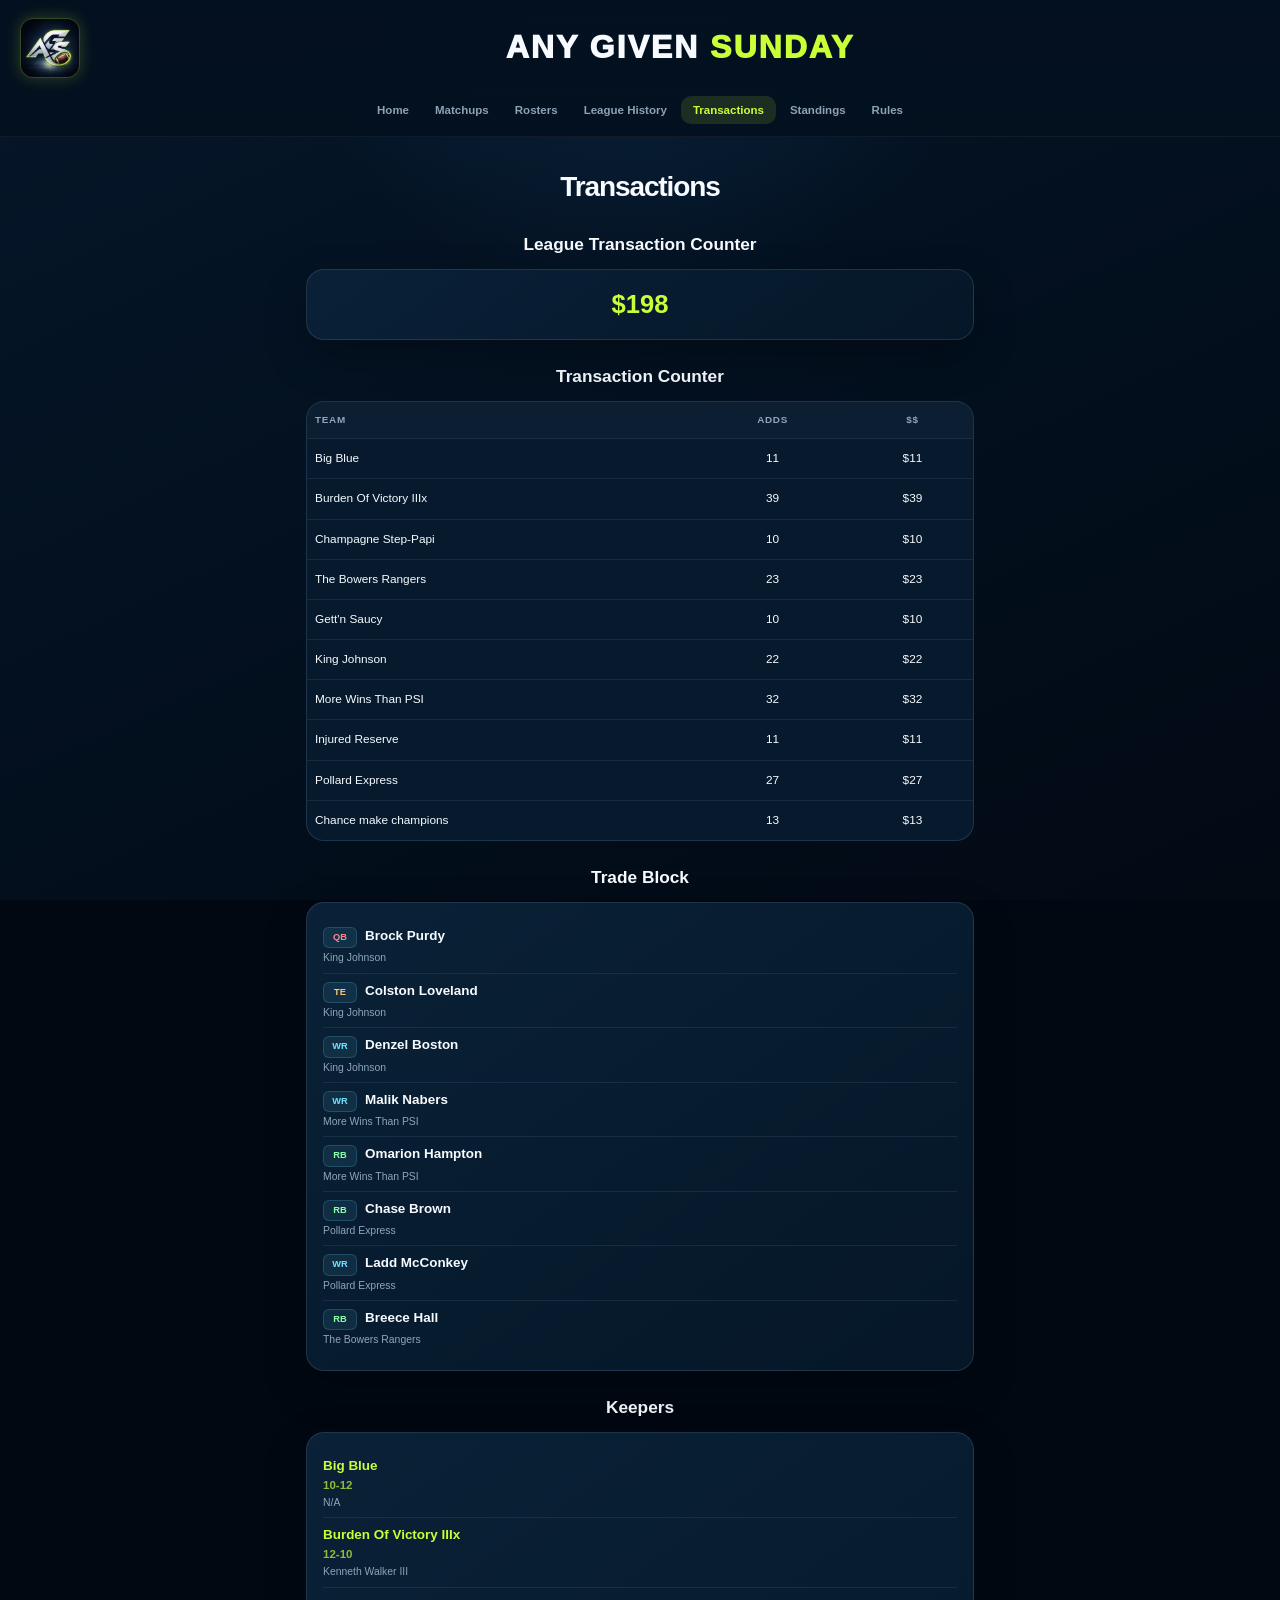
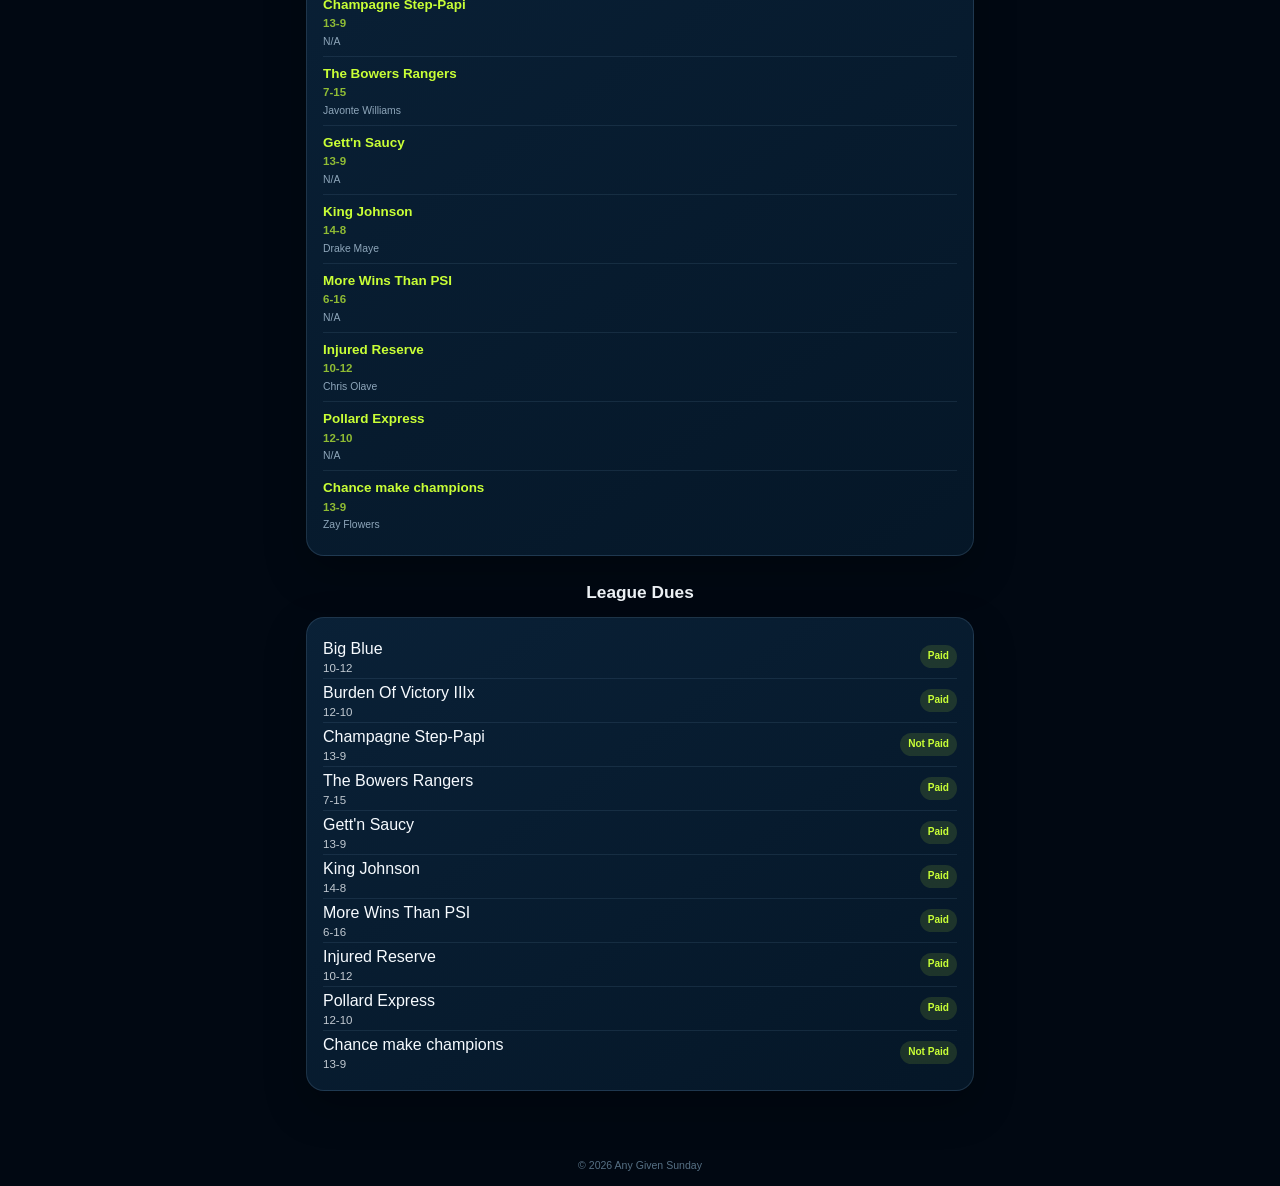
<file: transactions.html>
<!DOCTYPE html>

<html lang="en">
<head>
<meta charset="utf-8"/>
<meta content="width=device-width, initial-scale=1.0" name="viewport"/>
<title>Transactions | Any Given Sunday</title>
<link href="styles.css?v=20260911-3" rel="stylesheet"/>
<link href="favicon.png" rel="icon" type="image/png"/>
<link href="apple-touch-icon.png" rel="apple-touch-icon"/>
<link href="manifest.json" rel="manifest"/>
<meta content="yes" name="apple-mobile-web-app-capable"/>
<meta content="Any Given Sunday" name="apple-mobile-web-app-title"/>
<meta content="#0f172a" name="theme-color"/>
</head>
<body data-page="transactions">
<header class="site-header">
<div class="header-inner">
<div class="site-title">Any Given <span>Sunday</span></div>
<button aria-label="Open menu" class="nav-toggle"><span class="bar"></span><span class="bar"></span><span class="bar"></span></button>
</div>
<nav class="main-nav">
<a data-page="home" href="index.html">Home</a><a data-page="matchups" href="matchups.html">Matchups</a><a data-page="rosters" href="rosters.html">Rosters</a><a data-page="history" href="history.html">League History</a><a data-page="transactions" href="transactions.html">Transactions</a><a data-page="standings" href="standings.html">Standings</a><a data-page="rules" href="rules.html">Rules</a>
</nav>
</header>
<main class="page-content">
<h1 class="page-title">Transactions</h1>
<h2 class="section-title">League Transaction Counter</h2><div class="card" id="league-transaction-card" style="text-align:center;"><div class="stat-number" id="league-transaction-total" style="font-size:1.6rem;">$197</div></div>
<h2 class="section-title">Transaction Counter</h2>
<div class="table-scroll"><table class="standings-table" id="transaction-counter-table"><thead><tr><th>Team</th><th class="num">Adds</th><th class="num">$$</th></tr></thead><tbody>
<tr data-team-id="1"><td class="transaction-team-name">Big Blue</td><td class="num transaction-adds">11</td><td class="num transaction-dollars">$11</td></tr>
<tr data-team-id="3"><td class="transaction-team-name">Burden Of Victory IIIx</td><td class="num transaction-adds">39</td><td class="num transaction-dollars">$39</td></tr>
<tr data-team-id="4"><td class="transaction-team-name">Champagne Step-Papi</td><td class="num transaction-adds">10</td><td class="num transaction-dollars">$10</td></tr>
<tr data-team-id="5"><td class="transaction-team-name">The Bowers Rangers</td><td class="num transaction-adds">23</td><td class="num transaction-dollars">$23</td></tr>
<tr data-team-id="7"><td class="transaction-team-name">Gett'n Saucy</td><td class="num transaction-adds">10</td><td class="num transaction-dollars">$10</td></tr>
<tr data-team-id="8"><td class="transaction-team-name">King Johnson</td><td class="num transaction-adds">22</td><td class="num transaction-dollars">$22</td></tr>
<tr data-team-id="11"><td class="transaction-team-name">More Wins Than PSI</td><td class="num transaction-adds">32</td><td class="num transaction-dollars">$32</td></tr>
<tr data-team-id="12"><td class="transaction-team-name">Injured Reserve</td><td class="num transaction-adds">11</td><td class="num transaction-dollars">$11</td></tr>
<tr data-team-id="13"><td class="transaction-team-name">Pollard Express</td><td class="num transaction-adds">27</td><td class="num transaction-dollars">$27</td></tr>
<tr data-team-id="14"><td class="transaction-team-name">Chance make champions</td><td class="num transaction-adds">13</td><td class="num transaction-dollars">$13</td></tr>
</tbody></table></div>
<h2 class="section-title">Trade Block</h2>
<div class="card" id="trade-block-card"><div class="player-row"><div class="player-info"><span class="team-name"><span class="player-position pos-qb">QB</span>Brock Purdy</span><span class="player-meta">King Johnson</span></div></div><div class="player-row"><div class="player-info"><span class="team-name"><span class="player-position pos-te">TE</span>Colston Loveland</span><span class="player-meta">King Johnson</span></div></div><div class="player-row"><div class="player-info"><span class="team-name"><span class="player-position pos-wr">WR</span>Denzel Boston</span><span class="player-meta">King Johnson</span></div></div><div class="player-row"><div class="player-info"><span class="team-name"><span class="player-position pos-wr">WR</span>Malik Nabers</span><span class="player-meta">More Wins Than PSI</span></div></div><div class="player-row"><div class="player-info"><span class="team-name"><span class="player-position pos-rb">RB</span>Omarion Hampton</span><span class="player-meta">More Wins Than PSI</span></div></div><div class="player-row"><div class="player-info"><span class="team-name"><span class="player-position pos-rb">RB</span>Chase Brown</span><span class="player-meta">Pollard Express</span></div></div><div class="player-row"><div class="player-info"><span class="team-name"><span class="player-position pos-wr">WR</span>Ladd McConkey</span><span class="player-meta">Pollard Express</span></div></div><div class="player-row"><div class="player-info"><span class="team-name"><span class="player-position pos-rb">RB</span>Breece Hall</span><span class="player-meta">The Bowers Rangers</span></div></div></div>
<h2 class="section-title">Keepers</h2>
<div class="card" id="keepers-card">
<div class="player-row" data-team-id="1"><div class="player-info"><span class="player-name text-accent"><span class="power-team-name">Big Blue</span><small class="power-team-record" style="display:block;font-size:.72rem;opacity:.7;line-height:1.35;margin-top:2px;">10-12</small></span><span class="player-meta">N/A</span></div></div>
<div class="player-row" data-team-id="3"><div class="player-info"><span class="player-name text-accent"><span class="power-team-name">Burden Of Victory IIIx</span><small class="power-team-record" style="display:block;font-size:.72rem;opacity:.7;line-height:1.35;margin-top:2px;">12-10</small></span><span class="player-meta">Kenneth Walker III</span></div></div>
<div class="player-row" data-team-id="4"><div class="player-info"><span class="player-name text-accent"><span class="power-team-name">Champagne Step-Papi</span><small class="power-team-record" style="display:block;font-size:.72rem;opacity:.7;line-height:1.35;margin-top:2px;">13-9</small></span><span class="player-meta">N/A</span></div></div>
<div class="player-row" data-team-id="5"><div class="player-info"><span class="player-name text-accent"><span class="power-team-name">The Bowers Rangers</span><small class="power-team-record" style="display:block;font-size:.72rem;opacity:.7;line-height:1.35;margin-top:2px;">7-15</small></span><span class="player-meta">Javonte Williams</span></div></div>
<div class="player-row" data-team-id="7"><div class="player-info"><span class="player-name text-accent"><span class="power-team-name">Gett'n Saucy</span><small class="power-team-record" style="display:block;font-size:.72rem;opacity:.7;line-height:1.35;margin-top:2px;">13-9</small></span><span class="player-meta">N/A</span></div></div>
<div class="player-row" data-team-id="8"><div class="player-info"><span class="player-name text-accent"><span class="power-team-name">King Johnson</span><small class="power-team-record" style="display:block;font-size:.72rem;opacity:.7;line-height:1.35;margin-top:2px;">14-8</small></span><span class="player-meta">Drake Maye</span></div></div>
<div class="player-row" data-team-id="11"><div class="player-info"><span class="player-name text-accent"><span class="power-team-name">More Wins Than PSI</span><small class="power-team-record" style="display:block;font-size:.72rem;opacity:.7;line-height:1.35;margin-top:2px;">6-16</small></span><span class="player-meta">N/A</span></div></div>
<div class="player-row" data-team-id="12"><div class="player-info"><span class="player-name text-accent"><span class="power-team-name">Injured Reserve</span><small class="power-team-record" style="display:block;font-size:.72rem;opacity:.7;line-height:1.35;margin-top:2px;">10-12</small></span><span class="player-meta">Chris Olave</span></div></div>
<div class="player-row" data-team-id="13"><div class="player-info"><span class="player-name text-accent"><span class="power-team-name">Pollard Express</span><small class="power-team-record" style="display:block;font-size:.72rem;opacity:.7;line-height:1.35;margin-top:2px;">12-10</small></span><span class="player-meta">N/A</span></div></div>
<div class="player-row" data-team-id="14"><div class="player-info"><span class="player-name text-accent"><span class="power-team-name">Chance make champions</span><small class="power-team-record" style="display:block;font-size:.72rem;opacity:.7;line-height:1.35;margin-top:2px;">13-9</small></span><span class="player-meta">Zay Flowers</span></div></div>
</div>
<h2 class="section-title">League Dues</h2>
<div class="card" id="league-dues-card">
<div class="card-row standing-row" data-team-id="1"><span class="standing-info"><span class="power-team-name">Big Blue</span><small class="power-team-record" style="display:block;font-size:.72rem;opacity:.78;line-height:1.4;">10-12</small></span><span class="badge">Paid</span></div>
<div class="card-row standing-row" data-team-id="3"><span class="standing-info"><span class="power-team-name">Burden Of Victory IIIx</span><small class="power-team-record" style="display:block;font-size:.72rem;opacity:.78;line-height:1.4;">12-10</small></span><span class="badge">Paid</span></div>
<div class="card-row standing-row" data-team-id="4"><span class="standing-info"><span class="power-team-name">Champagne Step-Papi</span><small class="power-team-record" style="display:block;font-size:.72rem;opacity:.78;line-height:1.4;">13-9</small></span><span class="badge live">Not Paid</span></div>
<div class="card-row standing-row" data-team-id="5"><span class="standing-info"><span class="power-team-name">The Bowers Rangers</span><small class="power-team-record" style="display:block;font-size:.72rem;opacity:.78;line-height:1.4;">7-15</small></span><span class="badge">Paid</span></div>
<div class="card-row standing-row" data-team-id="7"><span class="standing-info"><span class="power-team-name">Gett'n Saucy</span><small class="power-team-record" style="display:block;font-size:.72rem;opacity:.78;line-height:1.4;">13-9</small></span><span class="badge">Paid</span></div>
<div class="card-row standing-row" data-team-id="8"><span class="standing-info"><span class="power-team-name">King Johnson</span><small class="power-team-record" style="display:block;font-size:.72rem;opacity:.78;line-height:1.4;">14-8</small></span><span class="badge">Paid</span></div>
<div class="card-row standing-row" data-team-id="11"><span class="standing-info"><span class="power-team-name">More Wins Than PSI</span><small class="power-team-record" style="display:block;font-size:.72rem;opacity:.78;line-height:1.4;">6-16</small></span><span class="badge">Paid</span></div>
<div class="card-row standing-row" data-team-id="12"><span class="standing-info"><span class="power-team-name">Injured Reserve</span><small class="power-team-record" style="display:block;font-size:.72rem;opacity:.78;line-height:1.4;">10-12</small></span><span class="badge">Paid</span></div>
<div class="card-row standing-row" data-team-id="13"><span class="standing-info"><span class="power-team-name">Pollard Express</span><small class="power-team-record" style="display:block;font-size:.72rem;opacity:.78;line-height:1.4;">12-10</small></span><span class="badge">Paid</span></div>
<div class="card-row standing-row" data-team-id="14"><span class="standing-info"><span class="power-team-name">Chance make champions</span><small class="power-team-record" style="display:block;font-size:.72rem;opacity:.78;line-height:1.4;">13-9</small></span><span class="badge live">Not Paid</span></div>
</div>
</main>
<footer class="site-footer">© 2026 Any Given Sunday</footer>
<script src="app.js"></script>
</body>
</html>
</file>
<file: styles.css>
/* Any Given Sunday — dark app UI */
:root{--bg:#03101f;--bg2:#06172a;--surface:#071a2d;--surface2:#0a2239;--border:rgba(133,171,203,.18);--text:#f7fbff;--muted:#8ea6ba;--lime:#c9ff36;--limeSoft:rgba(201,255,54,.12);--cyan:#69dcff;--danger:#ff5b6e;--gold:#ffcc4d;--radius:18px;--shadow:0 16px 42px rgba(0,0,0,.26);--color-bg:var(--bg);--color-header:var(--bg);--color-card:var(--surface);--color-card-border:var(--border);--color-text:var(--text);--color-text-muted:var(--muted);--color-accent:var(--lime);--color-accent2:var(--gold);--color-danger:var(--danger)}
*{box-sizing:border-box;margin:0;padding:0}html{background:#010812}body{min-height:100vh;color:var(--text);font-family:-apple-system,BlinkMacSystemFont,"SF Pro Display","Segoe UI",sans-serif;line-height:1.45;background:radial-gradient(circle at 50% -8%,rgba(26,91,142,.28),transparent 32%),linear-gradient(155deg,var(--bg2),var(--bg) 48%,#020a14);background-attachment:fixed;-webkit-font-smoothing:antialiased}a{color:inherit;text-decoration:none}button,select{font:inherit}img{max-width:100%;display:block}
.site-header{position:static;z-index:auto;width:100%;background:linear-gradient(180deg,rgba(3,16,31,.99),rgba(3,16,31,.96));border-bottom:1px solid rgba(255,255,255,.05)}.header-inner{min-height:94px;width:100%;max-width:none;margin:0;padding:14px 14px 14px 88px;display:flex;align-items:center;justify-content:center;position:relative}.header-inner::before{content:"";position:absolute;left:18px;top:50%;transform:translateY(-50%);width:54px;height:54px;border-radius:13px;background:url("apple-touch-icon.png?v=20260911-2") center/cover no-repeat;box-shadow:0 0 16px rgba(201,255,54,.22);border:1px solid rgba(201,255,54,.24)}.site-title{flex:1;width:100%;text-align:center;text-transform:uppercase;font-weight:950;font-size:clamp(1.35rem,5.8vw,2rem);letter-spacing:clamp(1.1px,.45vw,2px);line-height:1.05;white-space:nowrap}.site-title span{color:var(--lime)}.nav-toggle{display:none!important}.nav-toggle .bar{display:none!important}
.main-nav{position:static;display:flex;flex-wrap:wrap;justify-content:center;align-items:stretch;gap:6px;width:min(100%,700px);margin:0 auto;padding:10px 8px 12px;background:rgba(3,16,31,.98);border-top:1px solid rgba(133,171,203,.12)}.main-nav a{position:relative;flex:0 0 calc((100% - 18px)/4);width:calc((100% - 18px)/4);height:64px;min-height:64px;padding:32px 2px 7px;border-radius:12px;text-align:center;color:#8ca2b5;font-size:.61rem;font-weight:750;line-height:1.05;white-space:normal;overflow-wrap:normal;display:flex;align-items:flex-end;justify-content:center}.main-nav a::before{position:absolute;top:7px;left:50%;transform:translateX(-50%);font-size:1.18rem}.main-nav a:nth-child(1)::before{content:"⌂";font-size:1.45rem}.main-nav a:nth-child(2)::before{content:"⚔";font-size:1.18rem}.main-nav a:nth-child(3)::before{content:"♙";font-size:1.28rem}.main-nav a:nth-child(6)::before{content:"▥"}.main-nav a:nth-child(5)::before{content:"▤"}.main-nav a:nth-child(4)::before{content:"★"}.main-nav a:nth-child(7)::before{content:"☷"}.main-nav a.active{color:var(--lime);background:rgba(201,255,54,.07)}.main-nav a:nth-child(1){order:1}.main-nav a:nth-child(2){order:2}.main-nav a:nth-child(3){order:3}.main-nav a:nth-child(6){order:4}.main-nav a:nth-child(5){order:5}.main-nav a:nth-child(4){order:6}.main-nav a:nth-child(7){order:7}.main-nav.open{display:flex}
.page-content{width:min(100%,700px);margin:auto;padding:22px 16px 30px}.page-title{font-size:1.75rem;font-weight:900;letter-spacing:-.04em;margin:0 0 8px;text-align:center}.page-subtitle{color:var(--muted);font-size:.86rem;margin-bottom:20px;text-align:center}.section-title{font-size:1.08rem;font-weight:850;text-align:center;margin:24px 2px 12px}.eyebrow{color:var(--lime);font-size:.64rem;font-weight:900;letter-spacing:.15em;text-transform:uppercase;text-align:center}.home-hero{text-align:center;padding:6px 2px 12px}.home-hero h1{font-size:1.85rem;letter-spacing:-.045em;margin-top:4px;text-align:center}.home-hero p{color:var(--muted);font-size:.84rem;margin-top:5px;text-align:center}.section-heading-row{display:grid;grid-template-columns:1fr auto 1fr;align-items:center;margin:16px 2px 11px}.section-heading-row h2{grid-column:2;text-align:center;font-size:1.12rem;font-weight:850}.section-heading-row>a,.section-heading-row>.live-indicator{grid-column:3;justify-self:end}.section-heading-row a{color:var(--lime);font-size:.67rem;font-weight:900;text-transform:uppercase;letter-spacing:.06em}body[data-page="home"] .section-title{text-transform:uppercase;letter-spacing:.055em;font-weight:900}
.card,.stat-card,.champion-card{position:relative;background:linear-gradient(145deg,rgba(10,34,57,.96),rgba(5,23,40,.98));border:1px solid var(--border);border-radius:18px;box-shadow:var(--shadow)}.card{padding:16px;margin-bottom:13px}.card-row{display:flex;align-items:center;justify-content:space-between;min-height:44px}.card-row+.card-row{border-top:1px solid rgba(133,171,203,.12)}.stat-grid{display:grid;grid-template-columns:1fr 1fr;gap:10px}.stat-card{padding:16px}.stat-number{color:var(--lime);font-size:1.65rem;font-weight:900}.stat-label{color:var(--muted);font-size:.7rem}.badge,.live-indicator,.live-badge{display:inline-flex;align-items:center;justify-content:center;padding:4px 8px;border-radius:999px;background:var(--limeSoft);color:var(--lime);font-size:.63rem;font-weight:850}.live-indicator,.live-badge{background:var(--lime);color:#07120a}.live-indicator::before,.live-badge::before{content:"•";margin-right:3px}
.team-select{width:100%;min-height:48px;padding:0 14px;margin-bottom:18px;border-radius:14px;border:1px solid rgba(133,171,203,.28);background:#071a2d;color:var(--text);font-weight:700;outline:none}.team-select:focus{border-color:rgba(201,255,54,.5)}
.week-strip{display:grid;grid-template-columns:repeat(5,1fr);gap:8px;margin:8px 0 24px}.week-pill{height:58px;border-radius:16px;border:1px solid var(--border);background:rgba(7,26,45,.75);display:flex;flex-direction:column;align-items:center;justify-content:center;font-weight:900;font-size:.95rem;color:#b5c5d2}.week-pill span{font-size:.48rem;letter-spacing:.08em;color:#6f879b;margin-top:3px}.week-pill.active{background:var(--lime);color:#07120a;border-color:var(--lime);box-shadow:0 10px 28px rgba(201,255,54,.15)}.week-pill.active span{color:#18310b}
.matchup-stack{display:grid;gap:12px}.app-loading,.empty-week-card{padding:22px;border:1px solid var(--border);border-radius:18px;background:linear-gradient(145deg,rgba(10,34,57,.95),rgba(5,23,40,.98));color:var(--muted);text-align:center}.live-matchup-card{display:block;padding:14px;border:1px solid rgba(106,167,210,.25);border-radius:20px;background:linear-gradient(145deg,rgba(10,34,57,.98),rgba(5,22,39,.99));box-shadow:var(--shadow)}.matchup-status-row{display:flex;align-items:center;justify-content:space-between;margin-bottom:10px}.matchup-details-link{color:#7894a8;font-size:.64rem;font-weight:700}.matchup-faceoff{display:grid;grid-template-columns:1fr 44px 1fr;align-items:center}.matchup-team-side{text-align:center;min-width:0}.team-avatar{width:42px;height:42px;margin:0 auto 7px;border-radius:50%;display:grid;place-items:center;background:linear-gradient(145deg,#133d60,#09223a);border:1px solid rgba(135,192,234,.28);font-size:.72rem;font-weight:900}.matchup-team-name{min-height:34px;font-size:.72rem;font-weight:800;line-height:1.15;display:flex;align-items:center;justify-content:center}.matchup-big-score{font-size:1.62rem;font-weight:950;letter-spacing:-.05em}.matchup-projection{color:var(--muted);font-size:.63rem}.matchup-versus{width:36px;height:36px;margin:auto;border-radius:50%;display:grid;place-items:center;color:#6f879b;border:1px solid var(--border);font-size:.57rem;font-weight:900}.edge-wrap{margin-top:13px}.edge-labels{display:grid;grid-template-columns:48px 1fr 48px;align-items:center;font-size:.65rem;font-weight:850}.edge-labels span:last-child{text-align:right}.edge-labels small{text-align:center;color:#71899b;font-size:.55rem}.edge-bar{height:5px;border-radius:999px;background:#2a4053;overflow:hidden;margin-top:5px}.edge-bar span{display:block;height:100%;background:linear-gradient(90deg,#a9ea2d,var(--lime));border-radius:999px}
.player-row{min-height:48px;padding:7px 0;display:flex;align-items:center;justify-content:space-between;gap:10px}.player-row+.player-row{border-top:1px solid rgba(133,171,203,.12)}.player-info{display:flex;flex-direction:column;min-width:0}.team-name,.player-name{font-size:.84rem;font-weight:750}.player-meta{font-size:.65rem;color:var(--muted);margin-top:2px}.player-position{display:inline-flex;min-width:34px;justify-content:center;margin-right:8px;padding:3px 6px;border-radius:6px;font-size:.58rem;font-weight:900;color:#dcecff;background:rgba(105,220,255,.09);border:1px solid rgba(105,220,255,.18)}.pos-qb{color:#ff8795}.pos-rb{color:#8fffa7}.pos-wr{color:#73dfff}.pos-te{color:#ffc56f}.pos-flex{color:#d8a4ff}.pos-dst{color:#ffe56d}.pos-k{color:#b8c7d5}.player-points{min-width:52px;text-align:right;color:#9be7ff;font-size:.86rem;font-weight:900}.team-total-score{margin:3px -16px -16px!important;padding:12px 16px!important;border-radius:0 0 17px 17px!important;border-top:1px solid rgba(201,255,54,.32)!important;background:linear-gradient(90deg,rgba(201,255,54,.08),rgba(201,255,54,.025))!important;color:var(--lime)!important}.team-total-score strong{color:var(--lime);font-size:1.06rem}.bench-title{margin-top:24px}.projection-total{margin:0 0 16px;padding:14px 16px;border:1px solid rgba(201,255,54,.16);border-radius:14px;background:rgba(201,255,54,.05)}.projection-total strong{color:var(--lime)}
.standing-row{gap:10px}.standing-rank{width:25px;color:var(--lime);font-weight:900}.standing-info{flex:1;white-space:nowrap;overflow:hidden;text-overflow:ellipsis}.standing-record{color:var(--lime);font-weight:850}.plain-value{font-weight:800}.arrow-up{color:var(--lime)}.arrow-down{color:var(--danger)}.arrow-none{color:var(--muted)}.champion-card{padding:12px 14px;margin-bottom:9px;border-left:3px solid var(--gold)}.transaction-type{font-size:.68rem;font-weight:900;text-transform:uppercase}.transaction-type.add{color:var(--lime)}.transaction-type.drop{color:var(--danger)}.transaction-type.trade{color:var(--gold)}.transaction-date{font-size:.68rem;color:var(--muted)}
.table-scroll{overflow-x:auto;border:1px solid var(--border);border-radius:18px;background:var(--surface)}.standings-table{width:100%;border-collapse:collapse;background:transparent}.standings-table th,.standings-table td{padding:11px 8px;font-size:.74rem;text-align:left}.standings-table th{color:var(--muted);font-size:.62rem;text-transform:uppercase;letter-spacing:.07em;background:rgba(255,255,255,.018)}.standings-table td{border-top:1px solid rgba(133,171,203,.11)}.standings-table th:first-child,.standings-table td:first-child{width:58%}.standings-table td.num,.standings-table th.num{text-align:center}.site-footer{text-align:center;color:#567084;font-size:.66rem;padding:24px 16px 12px}.card ul{padding-left:1.2em}.card li{margin-bottom:8px}.card p{margin-bottom:10px}.card p:last-child{margin-bottom:0}.text-accent{color:var(--lime)}
@media(max-width:390px){.header-inner{min-height:88px;padding-left:74px;padding-right:8px}.site-title{font-size:clamp(1.18rem,5.8vw,1.4rem);letter-spacing:.9px}.header-inner::before{width:48px;height:48px;left:12px;border-radius:12px}.main-nav a{font-size:.57rem}}
@media(min-width:768px){.header-inner{min-height:96px;padding-left:94px}.header-inner::before{width:58px;height:58px;left:20px}.main-nav{display:flex;position:static;max-width:860px;width:100%;margin:auto;padding:0 18px 12px;background:transparent;border:0;box-shadow:none;justify-content:center;gap:2px}.main-nav a,.main-nav a:nth-child(2),.main-nav a:nth-child(7){display:block;order:initial!important;flex:0 0 auto;min-height:auto;height:auto;width:auto;padding:8px 12px;font-size:.72rem!important;border-radius:10px;grid-column:auto}.main-nav a::before{display:none}.main-nav a.active{background:var(--limeSoft)}.nav-toggle{display:none!important}.page-content{padding-top:30px}.matchup-stack{grid-template-columns:repeat(2,1fr)}}
</file>
